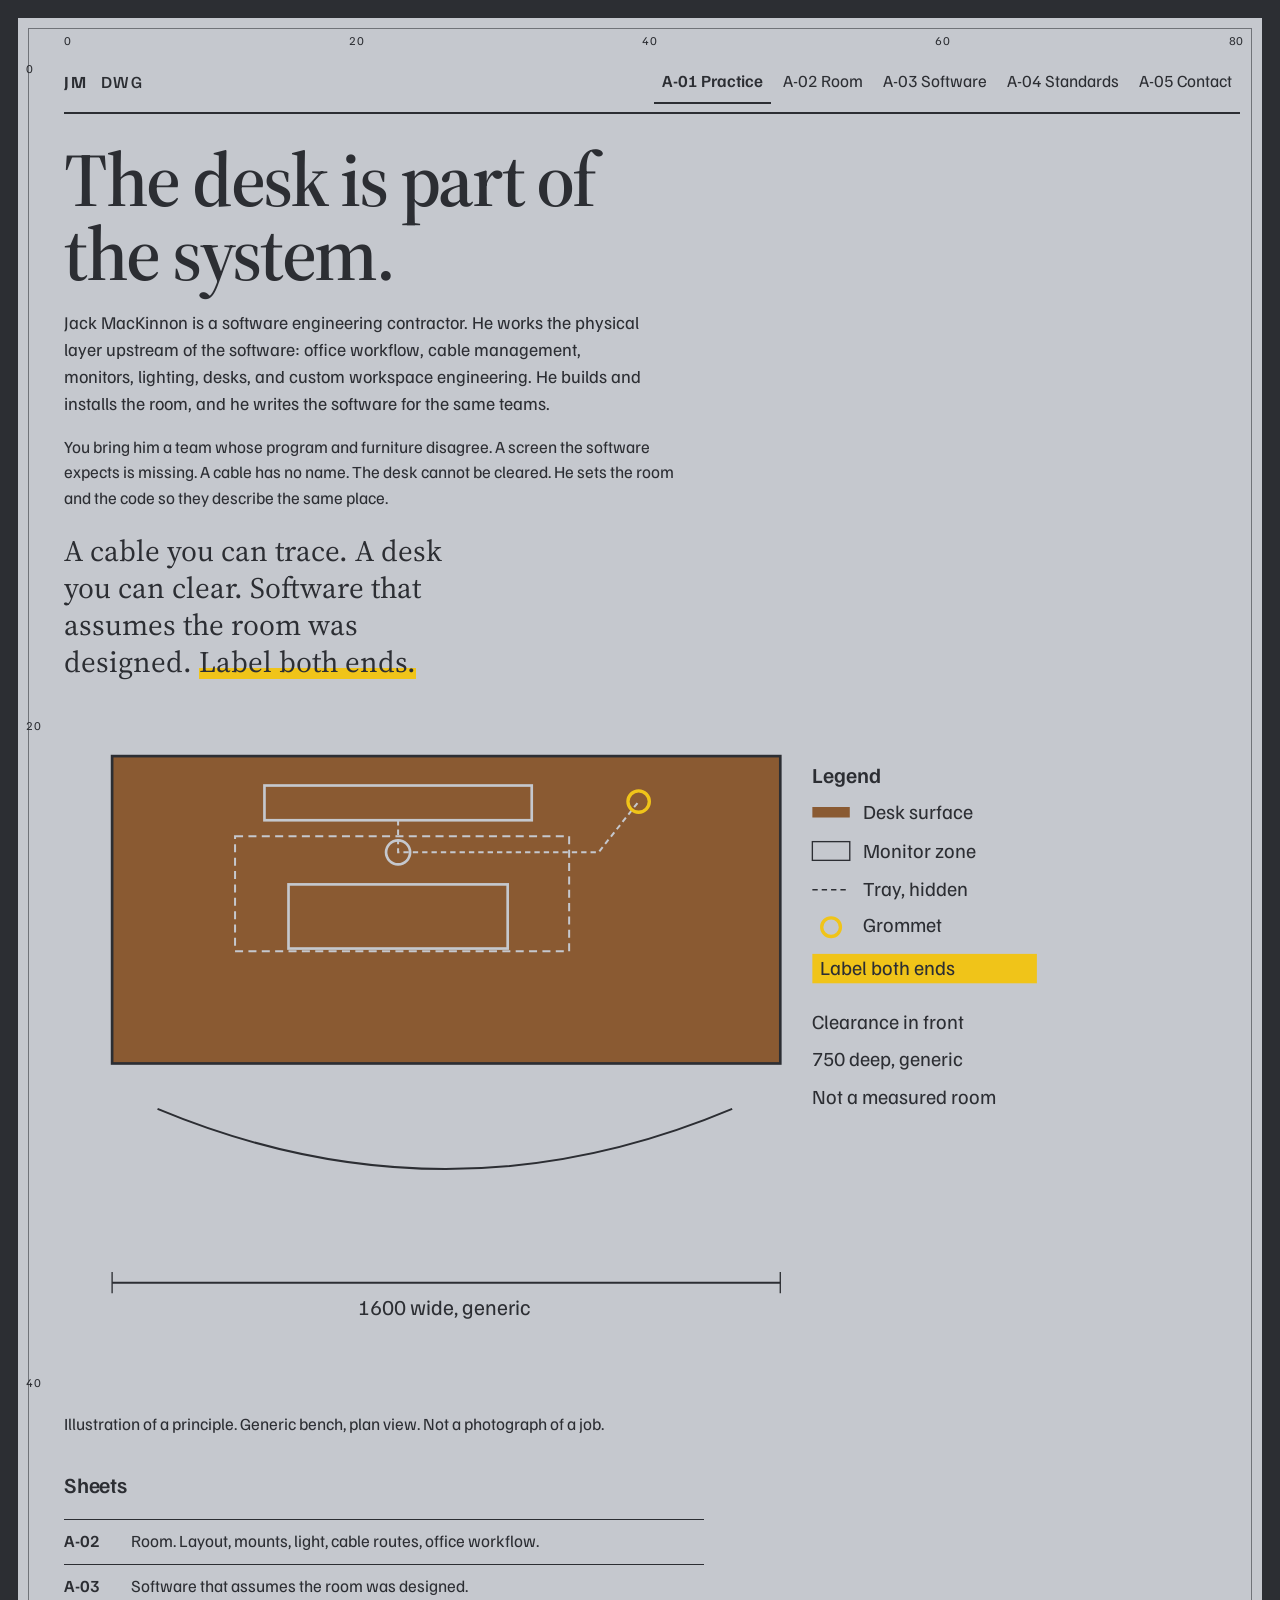
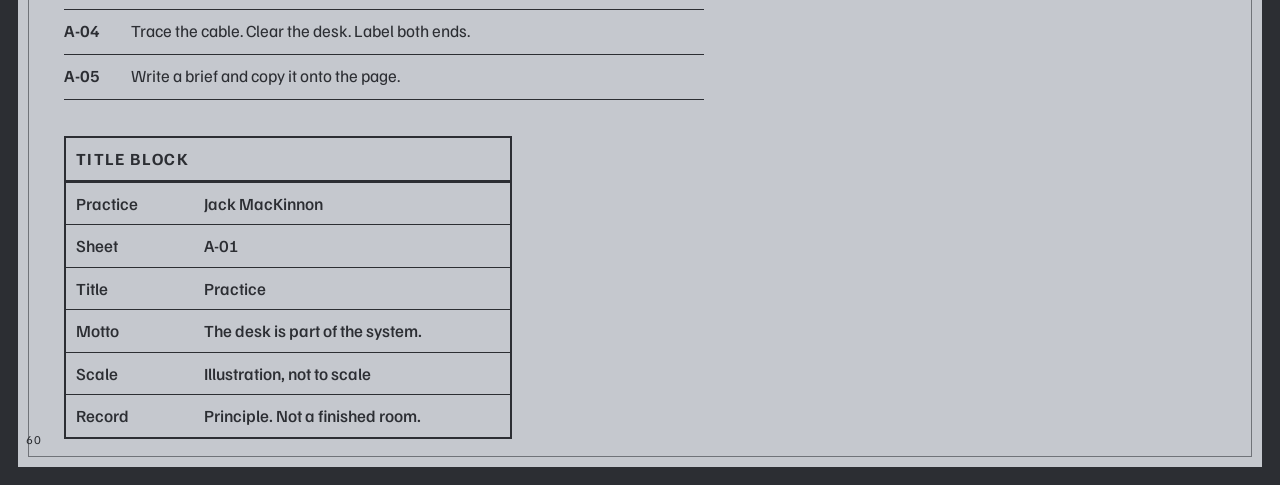
<file: index.html>
<!DOCTYPE html>
<html lang="en">
<head>
  <meta charset="utf-8">
  <meta name="viewport" content="width=device-width, initial-scale=1">
  <title>Practice | Jack MacKinnon</title>
  <meta name="description" content="Jack MacKinnon builds the room and writes the software. The desk is part of the system.">
  <link rel="icon" href="favicon.svg" type="image/svg+xml">
  <link rel="preconnect" href="https://fonts.googleapis.com">
  <link rel="preconnect" href="https://fonts.gstatic.com" crossorigin>
  <link href="https://fonts.googleapis.com/css2?family=Familjen+Grotesk:ital,wght@0,400..700;1,400..700&family=Source+Serif+4:ital,opsz,wght@0,8..60,400;0,8..60,600;1,8..60,400&display=swap" rel="stylesheet">
  <link rel="stylesheet" href="css/sheet.css">
</head>
<body>
  <a class="skip" href="#content">Skip to sheet</a>
  <div class="board">
    <article class="sheet">
      <p class="ruler-x" aria-hidden="true"><span>0</span><span>20</span><span>40</span><span>60</span><span>80</span></p>
      <p class="ruler-y" aria-hidden="true"><span>0</span><span>20</span><span>40</span><span>60</span></p>
      <header class="sheet-head">
        <p class="mark">JM <span>Dwg</span></p>
        <button type="button" class="nav-toggle" data-nav-toggle aria-controls="sheet-nav" hidden>Sheets</button>
        <nav id="sheet-nav" class="sheet-nav" data-nav aria-label="Sheets">
          <a href="index.html" aria-current="page">A-01 Practice</a>
          <a href="room.html">A-02 Room</a>
          <a href="software.html">A-03 Software</a>
          <a href="standards.html">A-04 Standards</a>
          <a href="contact.html">A-05 Contact</a>
        </nav>
      </header>
      <main id="content">
        <h1>The desk is part of the system.</h1>
        <p class="standfirst">Jack MacKinnon is a software engineering contractor. He works the physical layer upstream of the software: office workflow, cable management, monitors, lighting, desks, and custom workspace engineering. He builds and installs the room, and he writes the software for the same teams.</p>
        <p>You bring him a team whose program and furniture disagree. A screen the software expects is missing. A cable has no name. The desk cannot be cleared. He sets the room and the code so they describe the same place.</p>
        <blockquote class="pull">A cable you can trace. A desk you can clear. Software that assumes the room was designed. <span class="pencil">Label both ends.</span></blockquote>
        <figure class="figure-block">
          <svg class="plan" viewBox="0 0 880 520" role="img" aria-labelledby="plan-title plan-desc">
            <title id="plan-title">Generic bench, plan view</title>
            <desc id="plan-desc">Illustration of a principle. An oak desktop in plan, with a monitor zone, a dashed tray, a cable to a grommet, and clearance in front. Not a photograph and not a record of a finished room.</desc>
            <rect x="36" y="36" width="500" height="230" fill="#8a5a32" stroke="#2c2e33" stroke-width="2"/>
            <rect x="150" y="58" width="200" height="26" fill="none" stroke="#c5c8ce" stroke-width="2"/>
            <circle cx="250" cy="108" r="9" fill="none" stroke="#c5c8ce" stroke-width="2"/>
            <rect x="168" y="132" width="164" height="48" fill="none" stroke="#c5c8ce" stroke-width="2"/>
            <rect x="128" y="96" width="250" height="86" fill="none" stroke="#c5c8ce" stroke-width="1.5" stroke-dasharray="6 4"/>
            <path d="M250 84 L250 108 L400 108 L430 70" fill="none" stroke="#c5c8ce" stroke-width="1.5" stroke-dasharray="4 3"/>
            <circle cx="430" cy="70" r="8" fill="none" stroke="#f0c419" stroke-width="2.5"/>
            <path d="M70 300 Q286 390 500 300" fill="none" stroke="#2c2e33" stroke-width="1.5"/>
            <line x1="36" y1="430" x2="536" y2="430" stroke="#2c2e33" stroke-width="1.5"/>
            <line x1="36" y1="422" x2="36" y2="438" stroke="#2c2e33"/>
            <line x1="536" y1="422" x2="536" y2="438" stroke="#2c2e33"/>
            <text x="220" y="454" fill="#2c2e33" font-family="Familjen Grotesk, sans-serif" font-size="16">1600 wide, generic</text>
            <text x="560" y="56" fill="#2c2e33" font-family="Familjen Grotesk, sans-serif" font-size="16" font-weight="600">Legend</text>
            <line x1="560" y1="78" x2="588" y2="78" stroke="#8a5a32" stroke-width="8"/>
            <text x="598" y="83" fill="#2c2e33" font-family="Familjen Grotesk, sans-serif" font-size="15">Desk surface</text>
            <rect x="560" y="100" width="28" height="14" fill="none" stroke="#2c2e33"/>
            <text x="598" y="112" fill="#2c2e33" font-family="Familjen Grotesk, sans-serif" font-size="15">Monitor zone</text>
            <line x1="560" y1="136" x2="588" y2="136" stroke="#2c2e33" stroke-dasharray="4 3"/>
            <text x="598" y="141" fill="#2c2e33" font-family="Familjen Grotesk, sans-serif" font-size="15">Tray, hidden</text>
            <circle cx="574" cy="164" r="7" fill="none" stroke="#f0c419" stroke-width="2.5"/>
            <text x="598" y="168" fill="#2c2e33" font-family="Familjen Grotesk, sans-serif" font-size="15">Grommet</text>
            <rect x="560" y="184" width="168" height="22" fill="#f0c419"/>
            <text x="566" y="200" fill="#2c2e33" font-family="Familjen Grotesk, sans-serif" font-size="15">Label both ends</text>
            <text x="560" y="240" fill="#2c2e33" font-family="Familjen Grotesk, sans-serif" font-size="15">Clearance in front</text>
            <text x="560" y="268" fill="#2c2e33" font-family="Familjen Grotesk, sans-serif" font-size="15">750 deep, generic</text>
            <text x="560" y="296" fill="#2c2e33" font-family="Familjen Grotesk, sans-serif" font-size="15">Not a measured room</text>
          </svg>
          <figcaption>Illustration of a principle. Generic bench, plan view. Not a photograph of a job.</figcaption>
        </figure>
        <h2>Sheets</h2>
        <ul class="sheet-index">
          <li><a href="room.html"><span class="num">A-02</span><span>Room. Layout, mounts, light, cable routes, office workflow.</span></a></li>
          <li><a href="software.html"><span class="num">A-03</span><span>Software that assumes the room was designed.</span></a></li>
          <li><a href="standards.html"><span class="num">A-04</span><span>Trace the cable. Clear the desk. Label both ends.</span></a></li>
          <li><a href="contact.html"><span class="num">A-05</span><span>Write a brief and copy it onto the page.</span></a></li>
        </ul>
      </main>
      <footer class="title-block">
        <table>
          <caption>Title block</caption>
          <tbody>
            <tr><th scope="row">Practice</th><td>Jack MacKinnon</td></tr>
            <tr><th scope="row">Sheet</th><td>A-01</td></tr>
            <tr><th scope="row">Title</th><td>Practice</td></tr>
            <tr><th scope="row">Motto</th><td>The desk is part of the system.</td></tr>
            <tr><th scope="row">Scale</th><td>Illustration, not to scale</td></tr>
            <tr><th scope="row">Record</th><td>Principle. Not a finished room.</td></tr>
          </tbody>
        </table>
      </footer>
    </article>
  </div>
  <script src="js/site.js"></script>
</body>
</html>
</file>
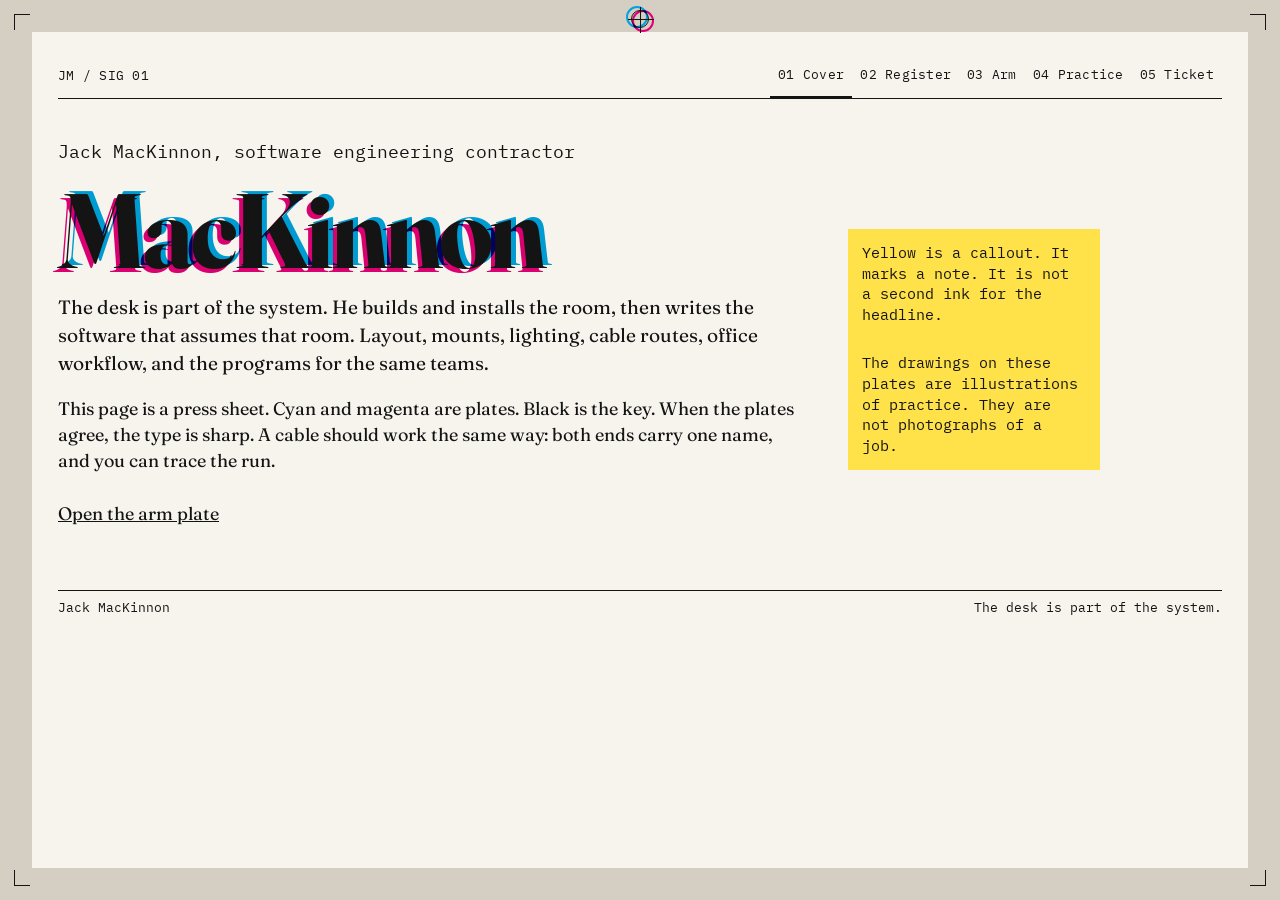
<file: acid/index.html>
<!DOCTYPE html>
<html lang="en">
<head>
  <meta charset="utf-8">
  <meta name="viewport" content="width=device-width, initial-scale=1">
  <title>Cover | Jack MacKinnon</title>
  <meta name="description" content="Jack MacKinnon builds the room and writes the software. The desk is part of the system.">
  <link rel="icon" href="favicon.svg" type="image/svg+xml">
  <link rel="preconnect" href="https://fonts.googleapis.com">
  <link rel="preconnect" href="https://fonts.gstatic.com" crossorigin>
  <link href="https://fonts.googleapis.com/css2?family=Fraunces:ital,opsz,wght@0,9..144,560;0,9..144,700;1,9..144,560&family=IBM+Plex+Mono:wght@400;500&display=swap" rel="stylesheet">
  <link rel="stylesheet" href="css/press.css">
</head>
<body>
  <a class="skip" href="#content">Skip to the form</a>
  <div class="table">
    <div class="signature">
      <div class="crop tl" aria-hidden="true"></div>
      <div class="crop tr" aria-hidden="true"></div>
      <div class="crop bl" aria-hidden="true"></div>
      <div class="crop br" aria-hidden="true"></div>
      <div class="regmark" aria-hidden="true"><span class="c"></span><span class="m"></span></div>
      <header class="run">
        <p class="sig">JM / SIG 01</p>
        <button type="button" class="nav-toggle" data-nav-toggle aria-controls="plate-nav" hidden>Plates</button>
        <nav id="plate-nav" class="plates" data-nav aria-label="Plates">
          <a href="index.html" aria-current="page">01 Cover</a>
          <a href="register.html">02 Register</a>
          <a href="arm.html">03 Arm</a>
          <a href="practice.html">04 Practice</a>
          <a href="contact.html">05 Ticket</a>
        </nav>
      </header>
      <main id="content">
        <div class="spread">
          <div>
            <p class="mono">Jack MacKinnon, software engineering contractor</p>
            <h1 class="reg">
              <span class="c" aria-hidden="true">MacKinnon</span>
              <span class="m" aria-hidden="true">MacKinnon</span>
              <span class="k">MacKinnon</span>
            </h1>
            <p class="lede">The desk is part of the system. He builds and installs the room, then writes the software that assumes that room. Layout, mounts, lighting, cable routes, office workflow, and the programs for the same teams.</p>
            <p>This page is a press sheet. Cyan and magenta are plates. Black is the key. When the plates agree, the type is sharp. A cable should work the same way: both ends carry one name, and you can trace the run.</p>
            <p><a href="arm.html">Open the arm plate</a></p>
          </div>
          <aside class="side">
            <p class="callout">Yellow is a callout. It marks a note. It is not a second ink for the headline.</p>
            <p class="callout">The drawings on these plates are illustrations of practice. They are not photographs of a job.</p>
          </aside>
        </div>
        <footer class="colophon">
          <span>Jack MacKinnon</span>
          <span>The desk is part of the system.</span>
        </footer>
      </main>
    </div>
  </div>
  <script src="js/site.js"></script>
</body>
</html>
</file>
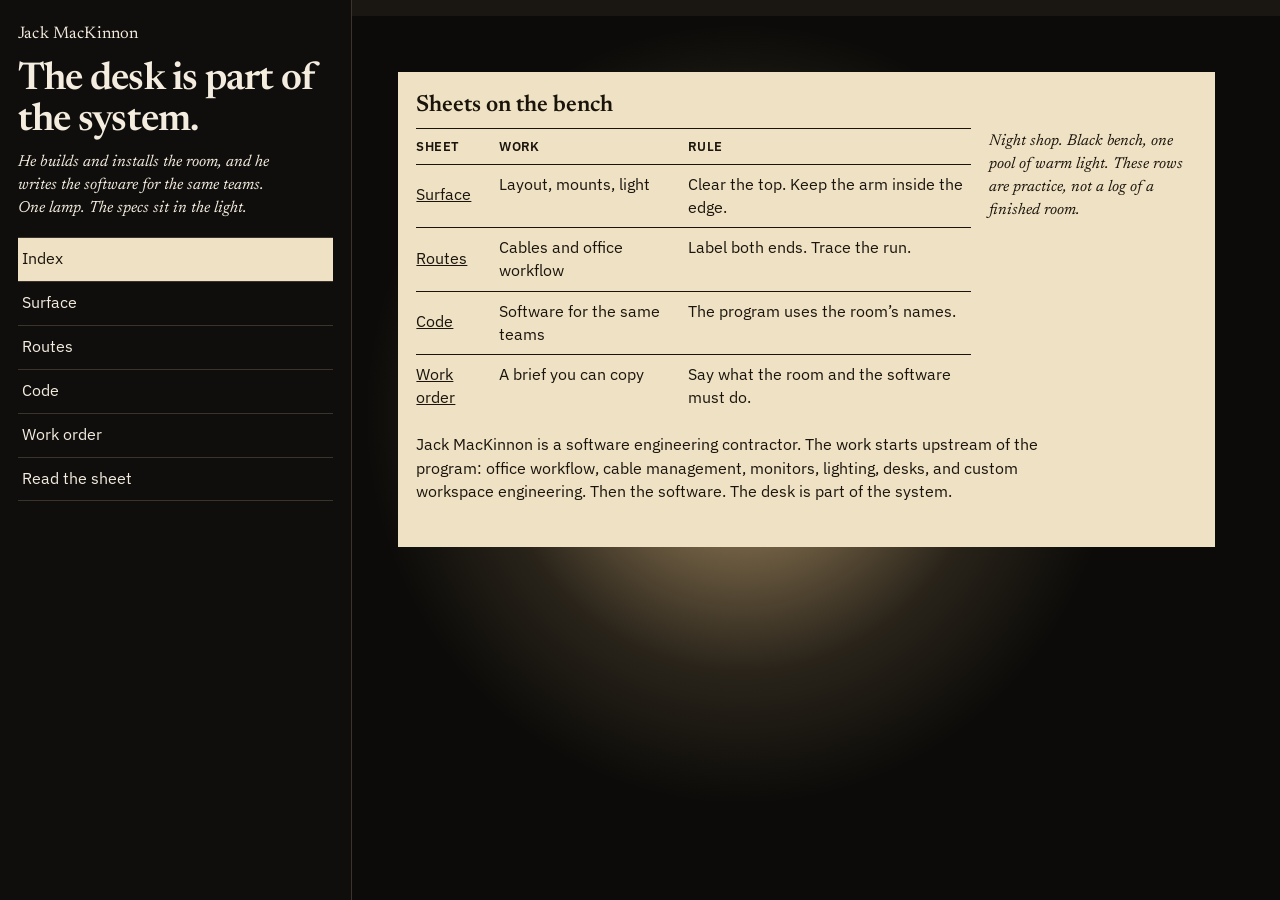
<file: folio/index.html>
<!DOCTYPE html>
<html lang="en">
<head>
  <meta charset="utf-8">
  <meta name="viewport" content="width=device-width, initial-scale=1">
  <title>Bench | Jack MacKinnon</title>
  <meta name="description" content="Jack MacKinnon builds the room and writes the software. The desk is part of the system.">
  <link rel="icon" href="favicon.svg" type="image/svg+xml">
  <link rel="preconnect" href="https://fonts.googleapis.com">
  <link rel="preconnect" href="https://fonts.gstatic.com" crossorigin>
  <link href="https://fonts.googleapis.com/css2?family=IBM+Plex+Sans:ital,wght@0,400;0,600;1,400&family=Newsreader:ital,opsz,wght@0,6..72,500;0,6..72,600;1,6..72,500&display=swap" rel="stylesheet">
  <link rel="stylesheet" href="css/shop.css">
</head>
<body>
  <a class="skip" href="#bench">Skip to the bench</a>
  <div class="shop">
    <header class="rail">
      <p class="who">Jack MacKinnon</p>
      <h1>The desk is part of the system.</h1>
      <p class="motto">He builds and installs the room, and he writes the software for the same teams. One lamp. The specs sit in the light.</p>
      <nav aria-label="Bench">
        <a href="index.html" aria-current="page">Index</a>
        <a href="bench.html">Surface</a>
        <a href="routes.html">Routes</a>
        <a href="code.html">Code</a>
        <a href="contact.html">Work order</a>
      </nav>
      <a class="to-bench" href="#bench">Read the sheet</a>
    </header>
    <main id="bench" class="floor">
      <article class="lit">
        <div class="with-note">
          <table class="spec">
            <caption>Sheets on the bench</caption>
            <thead>
              <tr><th>Sheet</th><th>Work</th><th>Rule</th></tr>
            </thead>
            <tbody>
              <tr>
                <td data-label="Sheet"><a href="bench.html">Surface</a></td>
                <td data-label="Work">Layout, mounts, light</td>
                <td data-label="Rule">Clear the top. Keep the arm inside the edge.</td>
              </tr>
              <tr>
                <td data-label="Sheet"><a href="routes.html">Routes</a></td>
                <td data-label="Work">Cables and office workflow</td>
                <td data-label="Rule">Label both ends. Trace the run.</td>
              </tr>
              <tr>
                <td data-label="Sheet"><a href="code.html">Code</a></td>
                <td data-label="Work">Software for the same teams</td>
                <td data-label="Rule">The program uses the room’s names.</td>
              </tr>
              <tr>
                <td data-label="Sheet"><a href="contact.html">Work order</a></td>
                <td data-label="Work">A brief you can copy</td>
                <td data-label="Rule">Say what the room and the software must do.</td>
              </tr>
            </tbody>
          </table>
          <p class="margin-note">Night shop. Black bench, one pool of warm light. These rows are practice, not a log of a finished room.</p>
        </div>
        <p>Jack MacKinnon is a software engineering contractor. The work starts upstream of the program: office workflow, cable management, monitors, lighting, desks, and custom workspace engineering. Then the software. The desk is part of the system.</p>
      </article>
    </main>
  </div>
  <script src="js/site.js"></script>
</body>
</html>
</file>
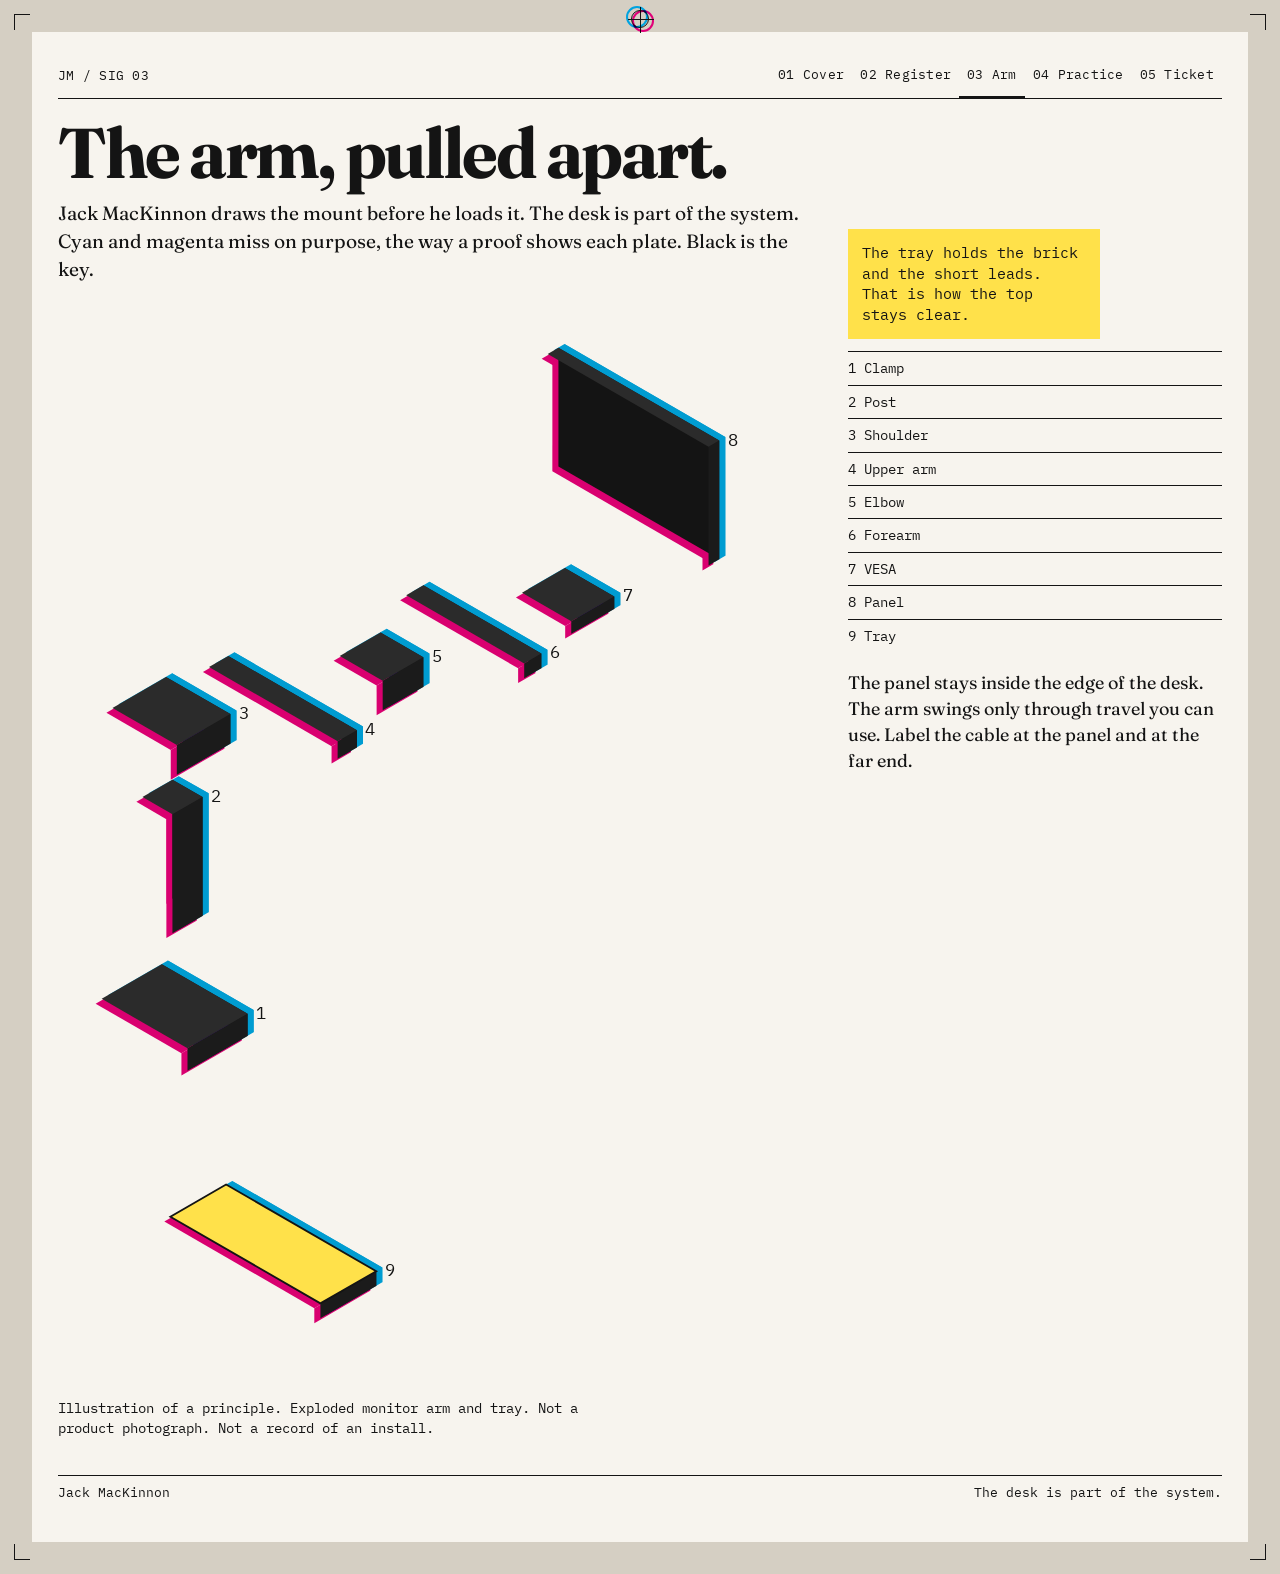
<file: arm.html>
<!DOCTYPE html>
<html lang="en">
<head>
  <meta charset="utf-8">
  <meta name="viewport" content="width=device-width, initial-scale=1">
  <title>Arm | Jack MacKinnon</title>
  <meta name="description" content="An exploded illustration of a monitor arm and tray. Jack MacKinnon. The desk is part of the system.">
  <link rel="icon" href="favicon.svg" type="image/svg+xml">
  <link rel="preconnect" href="https://fonts.googleapis.com">
  <link rel="preconnect" href="https://fonts.gstatic.com" crossorigin>
  <link href="https://fonts.googleapis.com/css2?family=Fraunces:ital,opsz,wght@0,9..144,560;0,9..144,700;1,9..144,560&family=IBM+Plex+Mono:wght@400;500&display=swap" rel="stylesheet">
  <link rel="stylesheet" href="css/press.css">
</head>
<body>
  <a class="skip" href="#content">Skip to the form</a>
  <div class="table">
    <div class="signature">
      <div class="crop tl" aria-hidden="true"></div>
      <div class="crop tr" aria-hidden="true"></div>
      <div class="crop bl" aria-hidden="true"></div>
      <div class="crop br" aria-hidden="true"></div>
      <div class="regmark" aria-hidden="true"><span class="c"></span><span class="m"></span></div>
      <header class="run">
        <p class="sig">JM / SIG 03</p>
        <button type="button" class="nav-toggle" data-nav-toggle aria-controls="plate-nav" hidden>Plates</button>
        <nav id="plate-nav" class="plates" data-nav aria-label="Plates">
          <a href="index.html">01 Cover</a>
          <a href="register.html">02 Register</a>
          <a href="arm.html" aria-current="page">03 Arm</a>
          <a href="practice.html">04 Practice</a>
          <a href="contact.html">05 Ticket</a>
        </nav>
      </header>
      <main id="content">
        <div class="spread">
          <div>
            <h1>The arm, pulled apart.</h1>
            <p class="lede">Jack MacKinnon draws the mount before he loads it. The desk is part of the system. Cyan and magenta miss on purpose, the way a proof shows each plate. Black is the key.</p>
            <figure class="figure-block">
              <svg class="exploded" viewBox="0 0 621 896" role="img" aria-labelledby="arm-title arm-desc">
<title id="arm-title">Exploded monitor arm and tray</title>
<desc id="arm-desc">Illustration of a principle. An exploded isometric of a clamp, post, joints, arm, VESA plate, panel, and a separate tray, drawn as offset cyan and magenta plates. Not a product photograph and not a record of an install.</desc>
<g class="plate-c" transform="translate(5,-3)">
<polygon points="85.5,562.3 156.2,603.1 156.2,584.7 85.5,543.9" fill="#00a3e0"/>
<polygon points="156.2,603.1 106.7,631.7 106.7,613.3 156.2,584.7" fill="#00a3e0"/>
<polygon points="85.5,543.9 156.2,584.7 106.7,613.3 36.0,572.5" fill="#00a3e0"/>
<polygon points="94.3,489.9 119.1,504.2 119.1,406.2 94.3,392.0" fill="#00a3e0"/>
<polygon points="119.1,504.2 94.3,518.4 94.3,420.5 119.1,406.2" fill="#00a3e0"/>
<polygon points="94.3,392.0 119.1,406.2 94.3,420.5 69.6,406.2" fill="#00a3e0"/>
<polygon points="89.0,331.8 142.0,362.4 142.0,337.9 89.0,307.3" fill="#00a3e0"/>
<polygon points="142.0,362.4 97.9,387.9 97.9,363.4 142.0,337.9" fill="#00a3e0"/>
<polygon points="89.0,307.3 142.0,337.9 97.9,363.4 44.9,332.8" fill="#00a3e0"/>
<polygon points="140.3,304.2 246.3,365.4 246.3,351.2 140.3,290.0" fill="#00a3e0"/>
<polygon points="246.3,365.4 230.4,374.6 230.4,360.3 246.3,351.2" fill="#00a3e0"/>
<polygon points="140.3,290.0 246.3,351.2 230.4,360.3 124.4,299.1" fill="#00a3e0"/>
<polygon points="265.7,295.1 301.0,315.5 301.0,291.0 265.7,270.6" fill="#00a3e0"/>
<polygon points="301.0,315.5 267.5,334.8 267.5,310.4 301.0,291.0" fill="#00a3e0"/>
<polygon points="265.7,270.6 301.0,291.0 267.5,310.4 232.1,290.0" fill="#00a3e0"/>
<polygon points="301.0,244.1 398.2,300.2 398.2,287.9 301.0,231.8" fill="#00a3e0"/>
<polygon points="398.2,300.2 384.1,308.3 384.1,296.1 398.2,287.9" fill="#00a3e0"/>
<polygon points="301.0,231.8 398.2,287.9 384.1,296.1 286.9,240.0" fill="#00a3e0"/>
<polygon points="417.6,227.7 458.3,251.2 458.3,241.0 417.6,217.5" fill="#00a3e0"/>
<polygon points="458.3,251.2 422.9,271.6 422.9,261.4 458.3,241.0" fill="#00a3e0"/>
<polygon points="417.6,217.5 458.3,241.0 422.9,261.4 382.3,237.9" fill="#00a3e0"/>
<polygon points="412.3,133.9 544.8,210.4 544.8,112.5 412.3,36.0" fill="#00a3e0"/>
<polygon points="544.8,210.4 536.0,215.5 536.0,117.6 544.8,112.5" fill="#00a3e0"/>
<polygon points="412.3,36.0 544.8,112.5 536.0,117.6 403.5,41.1" fill="#00a3e0"/>
<polygon points="138.5,737.7 262.2,809.1 262.2,796.9 138.5,725.5" fill="#00a3e0"/>
<polygon points="262.2,809.1 216.2,835.7 216.2,823.4 262.2,796.9" fill="#00a3e0"/>
<polygon points="138.5,725.5 262.2,796.9 216.2,823.4 92.6,752.0" fill="#00a3e0"/>
</g>
<g class="plate-m" transform="translate(-5,4)">
<polygon points="85.5,562.3 156.2,603.1 156.2,584.7 85.5,543.9" fill="#e00078"/>
<polygon points="156.2,603.1 106.7,631.7 106.7,613.3 156.2,584.7" fill="#e00078"/>
<polygon points="85.5,543.9 156.2,584.7 106.7,613.3 36.0,572.5" fill="#e00078"/>
<polygon points="94.3,489.9 119.1,504.2 119.1,406.2 94.3,392.0" fill="#e00078"/>
<polygon points="119.1,504.2 94.3,518.4 94.3,420.5 119.1,406.2" fill="#e00078"/>
<polygon points="94.3,392.0 119.1,406.2 94.3,420.5 69.6,406.2" fill="#e00078"/>
<polygon points="89.0,331.8 142.0,362.4 142.0,337.9 89.0,307.3" fill="#e00078"/>
<polygon points="142.0,362.4 97.9,387.9 97.9,363.4 142.0,337.9" fill="#e00078"/>
<polygon points="89.0,307.3 142.0,337.9 97.9,363.4 44.9,332.8" fill="#e00078"/>
<polygon points="140.3,304.2 246.3,365.4 246.3,351.2 140.3,290.0" fill="#e00078"/>
<polygon points="246.3,365.4 230.4,374.6 230.4,360.3 246.3,351.2" fill="#e00078"/>
<polygon points="140.3,290.0 246.3,351.2 230.4,360.3 124.4,299.1" fill="#e00078"/>
<polygon points="265.7,295.1 301.0,315.5 301.0,291.0 265.7,270.6" fill="#e00078"/>
<polygon points="301.0,315.5 267.5,334.8 267.5,310.4 301.0,291.0" fill="#e00078"/>
<polygon points="265.7,270.6 301.0,291.0 267.5,310.4 232.1,290.0" fill="#e00078"/>
<polygon points="301.0,244.1 398.2,300.2 398.2,287.9 301.0,231.8" fill="#e00078"/>
<polygon points="398.2,300.2 384.1,308.3 384.1,296.1 398.2,287.9" fill="#e00078"/>
<polygon points="301.0,231.8 398.2,287.9 384.1,296.1 286.9,240.0" fill="#e00078"/>
<polygon points="417.6,227.7 458.3,251.2 458.3,241.0 417.6,217.5" fill="#e00078"/>
<polygon points="458.3,251.2 422.9,271.6 422.9,261.4 458.3,241.0" fill="#e00078"/>
<polygon points="417.6,217.5 458.3,241.0 422.9,261.4 382.3,237.9" fill="#e00078"/>
<polygon points="412.3,133.9 544.8,210.4 544.8,112.5 412.3,36.0" fill="#e00078"/>
<polygon points="544.8,210.4 536.0,215.5 536.0,117.6 544.8,112.5" fill="#e00078"/>
<polygon points="412.3,36.0 544.8,112.5 536.0,117.6 403.5,41.1" fill="#e00078"/>
<polygon points="138.5,737.7 262.2,809.1 262.2,796.9 138.5,725.5" fill="#e00078"/>
<polygon points="262.2,809.1 216.2,835.7 216.2,823.4 262.2,796.9" fill="#e00078"/>
<polygon points="138.5,725.5 262.2,796.9 216.2,823.4 92.6,752.0" fill="#e00078"/>
</g>
<g class="plate-k">
<polygon points="85.5,562.3 156.2,603.1 156.2,584.7 85.5,543.9" fill="#141414"/>
<polygon points="156.2,603.1 106.7,631.7 106.7,613.3 156.2,584.7" fill="#1b1b1b"/>
<polygon points="85.5,543.9 156.2,584.7 106.7,613.3 36.0,572.5" fill="#2b2b2b"/>
<polygon points="94.3,489.9 119.1,504.2 119.1,406.2 94.3,392.0" fill="#141414"/>
<polygon points="119.1,504.2 94.3,518.4 94.3,420.5 119.1,406.2" fill="#1b1b1b"/>
<polygon points="94.3,392.0 119.1,406.2 94.3,420.5 69.6,406.2" fill="#2b2b2b"/>
<polygon points="89.0,331.8 142.0,362.4 142.0,337.9 89.0,307.3" fill="#141414"/>
<polygon points="142.0,362.4 97.9,387.9 97.9,363.4 142.0,337.9" fill="#1b1b1b"/>
<polygon points="89.0,307.3 142.0,337.9 97.9,363.4 44.9,332.8" fill="#2b2b2b"/>
<polygon points="140.3,304.2 246.3,365.4 246.3,351.2 140.3,290.0" fill="#141414"/>
<polygon points="246.3,365.4 230.4,374.6 230.4,360.3 246.3,351.2" fill="#1b1b1b"/>
<polygon points="140.3,290.0 246.3,351.2 230.4,360.3 124.4,299.1" fill="#2b2b2b"/>
<polygon points="265.7,295.1 301.0,315.5 301.0,291.0 265.7,270.6" fill="#141414"/>
<polygon points="301.0,315.5 267.5,334.8 267.5,310.4 301.0,291.0" fill="#1b1b1b"/>
<polygon points="265.7,270.6 301.0,291.0 267.5,310.4 232.1,290.0" fill="#2b2b2b"/>
<polygon points="301.0,244.1 398.2,300.2 398.2,287.9 301.0,231.8" fill="#141414"/>
<polygon points="398.2,300.2 384.1,308.3 384.1,296.1 398.2,287.9" fill="#1b1b1b"/>
<polygon points="301.0,231.8 398.2,287.9 384.1,296.1 286.9,240.0" fill="#2b2b2b"/>
<polygon points="417.6,227.7 458.3,251.2 458.3,241.0 417.6,217.5" fill="#141414"/>
<polygon points="458.3,251.2 422.9,271.6 422.9,261.4 458.3,241.0" fill="#1b1b1b"/>
<polygon points="417.6,217.5 458.3,241.0 422.9,261.4 382.3,237.9" fill="#2b2b2b"/>
<polygon points="412.3,133.9 544.8,210.4 544.8,112.5 412.3,36.0" fill="#141414"/>
<polygon points="544.8,210.4 536.0,215.5 536.0,117.6 544.8,112.5" fill="#1b1b1b"/>
<polygon points="412.3,36.0 544.8,112.5 536.0,117.6 403.5,41.1" fill="#2b2b2b"/>
<polygon points="138.5,737.7 262.2,809.1 262.2,796.9 138.5,725.5" fill="#141414"/>
<polygon points="262.2,809.1 216.2,835.7 216.2,823.4 262.2,796.9" fill="#1b1b1b"/>
<polygon points="138.5,725.5 262.2,796.9 216.2,823.4 92.6,752.0" fill="#ffe14a" stroke="#141414" stroke-width="1.5"/>
</g>
<text x="163.2" y="588.8" fill="#141414" font-family="IBM Plex Mono, ui-monospace, monospace" font-size="14">1</text><text x="126.1" y="410.3" fill="#141414" font-family="IBM Plex Mono, ui-monospace, monospace" font-size="14">2</text><text x="149.1" y="342.0" fill="#141414" font-family="IBM Plex Mono, ui-monospace, monospace" font-size="14">3</text><text x="253.3" y="355.3" fill="#141414" font-family="IBM Plex Mono, ui-monospace, monospace" font-size="14">4</text><text x="308.1" y="295.1" fill="#141414" font-family="IBM Plex Mono, ui-monospace, monospace" font-size="14">5</text><text x="405.2" y="292.0" fill="#141414" font-family="IBM Plex Mono, ui-monospace, monospace" font-size="14">6</text><text x="465.3" y="245.1" fill="#141414" font-family="IBM Plex Mono, ui-monospace, monospace" font-size="14">7</text><text x="551.9" y="116.6" fill="#141414" font-family="IBM Plex Mono, ui-monospace, monospace" font-size="14">8</text><text x="269.2" y="801.0" fill="#141414" font-family="IBM Plex Mono, ui-monospace, monospace" font-size="14">9</text>
</svg>
              <figcaption>Illustration of a principle. Exploded monitor arm and tray. Not a product photograph. Not a record of an install.</figcaption>
            </figure>
          </div>
          <aside class="side">
            <p class="callout">The tray holds the brick and the short leads. That is how the top stays clear.</p>
            <ul class="parts">
              <li>1 Clamp</li>
              <li>2 Post</li>
              <li>3 Shoulder</li>
              <li>4 Upper arm</li>
              <li>5 Elbow</li>
              <li>6 Forearm</li>
              <li>7 VESA</li>
              <li>8 Panel</li>
              <li>9 Tray</li>
            </ul>
            <p>The panel stays inside the edge of the desk. The arm swings only through travel you can use. Label the cable at the panel and at the far end.</p>
          </aside>
        </div>
        <footer class="colophon">
          <span>Jack MacKinnon</span>
          <span>The desk is part of the system.</span>
        </footer>
      </main>
    </div>
  </div>
  <script src="js/site.js"></script>
</body>
</html>
</file>
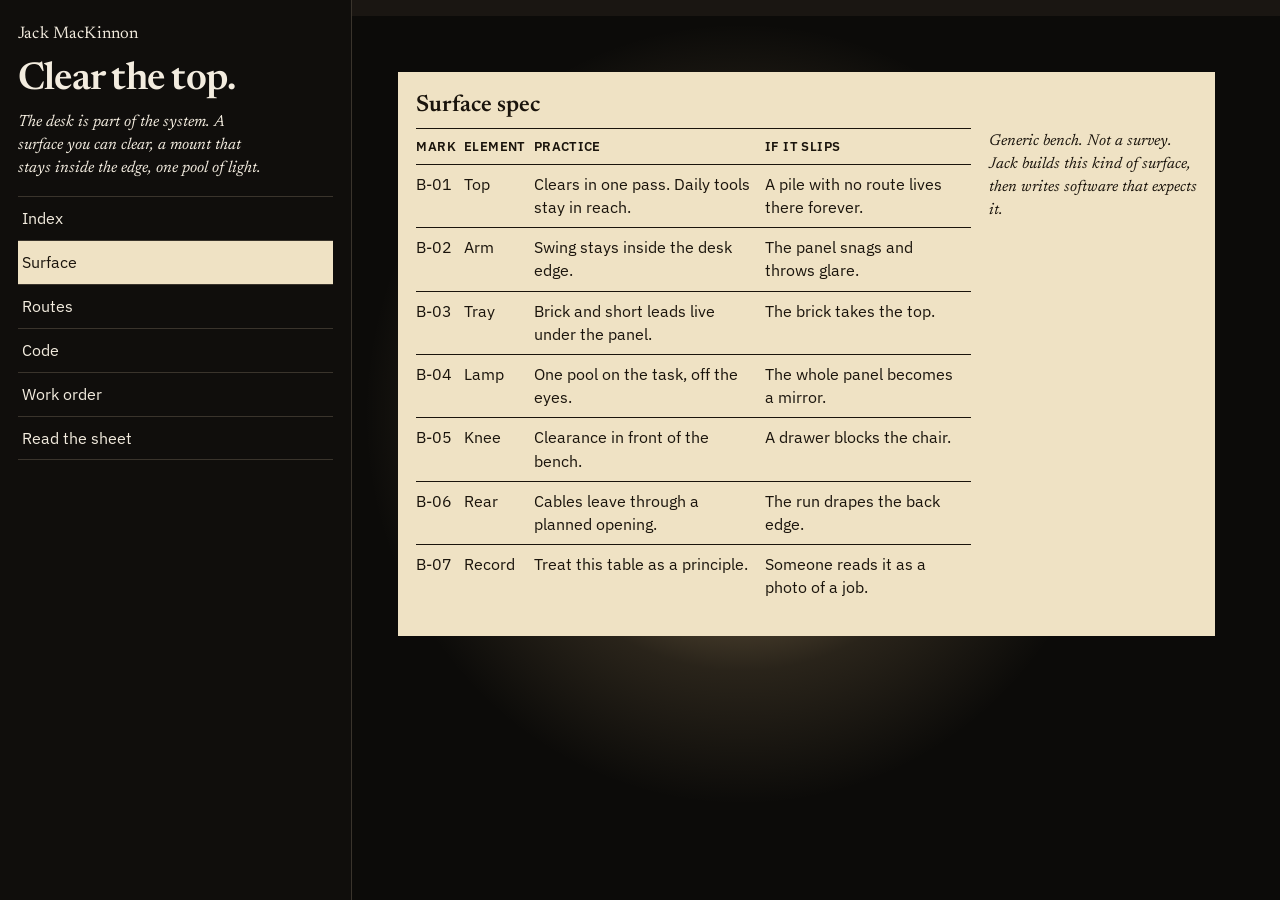
<file: bench.html>
<!DOCTYPE html>
<html lang="en">
<head>
  <meta charset="utf-8">
  <meta name="viewport" content="width=device-width, initial-scale=1">
  <title>Surface | Jack MacKinnon</title>
  <meta name="description" content="Bench surface, mounts, and light. Jack MacKinnon. The desk is part of the system.">
  <link rel="icon" href="favicon.svg" type="image/svg+xml">
  <link rel="preconnect" href="https://fonts.googleapis.com">
  <link rel="preconnect" href="https://fonts.gstatic.com" crossorigin>
  <link href="https://fonts.googleapis.com/css2?family=IBM+Plex+Sans:ital,wght@0,400;0,600;1,400&family=Newsreader:ital,opsz,wght@0,6..72,500;0,6..72,600;1,6..72,500&display=swap" rel="stylesheet">
  <link rel="stylesheet" href="css/shop.css">
</head>
<body>
  <a class="skip" href="#bench">Skip to the bench</a>
  <div class="shop">
    <header class="rail">
      <p class="who">Jack MacKinnon</p>
      <h1>Clear the top.</h1>
      <p class="motto">The desk is part of the system. A surface you can clear, a mount that stays inside the edge, one pool of light.</p>
      <nav aria-label="Bench">
        <a href="index.html">Index</a>
        <a href="bench.html" aria-current="page">Surface</a>
        <a href="routes.html">Routes</a>
        <a href="code.html">Code</a>
        <a href="contact.html">Work order</a>
      </nav>
      <a class="to-bench" href="#bench">Read the sheet</a>
    </header>
    <main id="bench" class="floor">
      <article class="lit">
        <div class="with-note">
          <table class="spec">
            <caption>Surface spec</caption>
            <thead>
              <tr><th>Mark</th><th>Element</th><th>Practice</th><th>If it slips</th></tr>
            </thead>
            <tbody>
              <tr>
                <td data-label="Mark">B-01</td>
                <td data-label="Element">Top</td>
                <td data-label="Practice">Clears in one pass. Daily tools stay in reach.</td>
                <td data-label="If it slips">A pile with no route lives there forever.</td>
              </tr>
              <tr>
                <td data-label="Mark">B-02</td>
                <td data-label="Element">Arm</td>
                <td data-label="Practice">Swing stays inside the desk edge.</td>
                <td data-label="If it slips">The panel snags and throws glare.</td>
              </tr>
              <tr>
                <td data-label="Mark">B-03</td>
                <td data-label="Element">Tray</td>
                <td data-label="Practice">Brick and short leads live under the panel.</td>
                <td data-label="If it slips">The brick takes the top.</td>
              </tr>
              <tr>
                <td data-label="Mark">B-04</td>
                <td data-label="Element">Lamp</td>
                <td data-label="Practice">One pool on the task, off the eyes.</td>
                <td data-label="If it slips">The whole panel becomes a mirror.</td>
              </tr>
              <tr>
                <td data-label="Mark">B-05</td>
                <td data-label="Element">Knee</td>
                <td data-label="Practice">Clearance in front of the bench.</td>
                <td data-label="If it slips">A drawer blocks the chair.</td>
              </tr>
              <tr>
                <td data-label="Mark">B-06</td>
                <td data-label="Element">Rear</td>
                <td data-label="Practice">Cables leave through a planned opening.</td>
                <td data-label="If it slips">The run drapes the back edge.</td>
              </tr>
              <tr>
                <td data-label="Mark">B-07</td>
                <td data-label="Element">Record</td>
                <td data-label="Practice">Treat this table as a principle.</td>
                <td data-label="If it slips">Someone reads it as a photo of a job.</td>
              </tr>
            </tbody>
          </table>
          <p class="margin-note">Generic bench. Not a survey. Jack builds this kind of surface, then writes software that expects it.</p>
        </div>
      </article>
    </main>
  </div>
  <script src="js/site.js"></script>
</body>
</html>
</file>
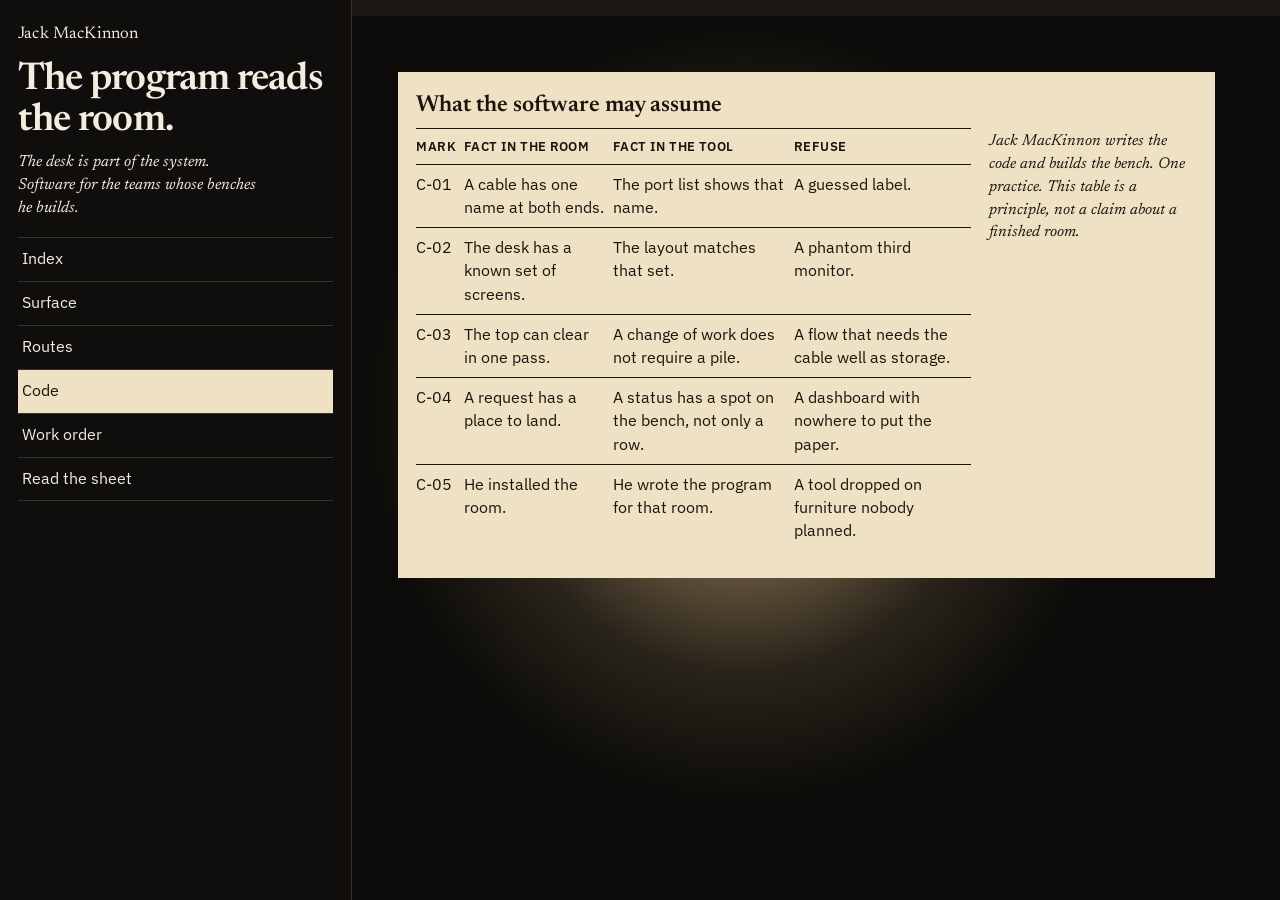
<file: code.html>
<!DOCTYPE html>
<html lang="en">
<head>
  <meta charset="utf-8">
  <meta name="viewport" content="width=device-width, initial-scale=1">
  <title>Code | Jack MacKinnon</title>
  <meta name="description" content="Software that assumes the room was designed. Jack MacKinnon. The desk is part of the system.">
  <link rel="icon" href="favicon.svg" type="image/svg+xml">
  <link rel="preconnect" href="https://fonts.googleapis.com">
  <link rel="preconnect" href="https://fonts.gstatic.com" crossorigin>
  <link href="https://fonts.googleapis.com/css2?family=IBM+Plex+Sans:ital,wght@0,400;0,600;1,400&family=Newsreader:ital,opsz,wght@0,6..72,500;0,6..72,600;1,6..72,500&display=swap" rel="stylesheet">
  <link rel="stylesheet" href="css/shop.css">
</head>
<body>
  <a class="skip" href="#bench">Skip to the bench</a>
  <div class="shop">
    <header class="rail">
      <p class="who">Jack MacKinnon</p>
      <h1>The program reads the room.</h1>
      <p class="motto">The desk is part of the system. Software for the teams whose benches he builds.</p>
      <nav aria-label="Bench">
        <a href="index.html">Index</a>
        <a href="bench.html">Surface</a>
        <a href="routes.html">Routes</a>
        <a href="code.html" aria-current="page">Code</a>
        <a href="contact.html">Work order</a>
      </nav>
      <a class="to-bench" href="#bench">Read the sheet</a>
    </header>
    <main id="bench" class="floor">
      <article class="lit">
        <div class="with-note">
          <table class="spec">
            <caption>What the software may assume</caption>
            <thead>
              <tr><th>Mark</th><th>Fact in the room</th><th>Fact in the tool</th><th>Refuse</th></tr>
            </thead>
            <tbody>
              <tr>
                <td data-label="Mark">C-01</td>
                <td data-label="Fact in the room">A cable has one name at both ends.</td>
                <td data-label="Fact in the tool">The port list shows that name.</td>
                <td data-label="Refuse">A guessed label.</td>
              </tr>
              <tr>
                <td data-label="Mark">C-02</td>
                <td data-label="Fact in the room">The desk has a known set of screens.</td>
                <td data-label="Fact in the tool">The layout matches that set.</td>
                <td data-label="Refuse">A phantom third monitor.</td>
              </tr>
              <tr>
                <td data-label="Mark">C-03</td>
                <td data-label="Fact in the room">The top can clear in one pass.</td>
                <td data-label="Fact in the tool">A change of work does not require a pile.</td>
                <td data-label="Refuse">A flow that needs the cable well as storage.</td>
              </tr>
              <tr>
                <td data-label="Mark">C-04</td>
                <td data-label="Fact in the room">A request has a place to land.</td>
                <td data-label="Fact in the tool">A status has a spot on the bench, not only a row.</td>
                <td data-label="Refuse">A dashboard with nowhere to put the paper.</td>
              </tr>
              <tr>
                <td data-label="Mark">C-05</td>
                <td data-label="Fact in the room">He installed the room.</td>
                <td data-label="Fact in the tool">He wrote the program for that room.</td>
                <td data-label="Refuse">A tool dropped on furniture nobody planned.</td>
              </tr>
            </tbody>
          </table>
          <p class="margin-note">Jack MacKinnon writes the code and builds the bench. One practice. This table is a principle, not a claim about a finished room.</p>
        </div>
      </article>
    </main>
  </div>
  <script src="js/site.js"></script>
</body>
</html>
</file>
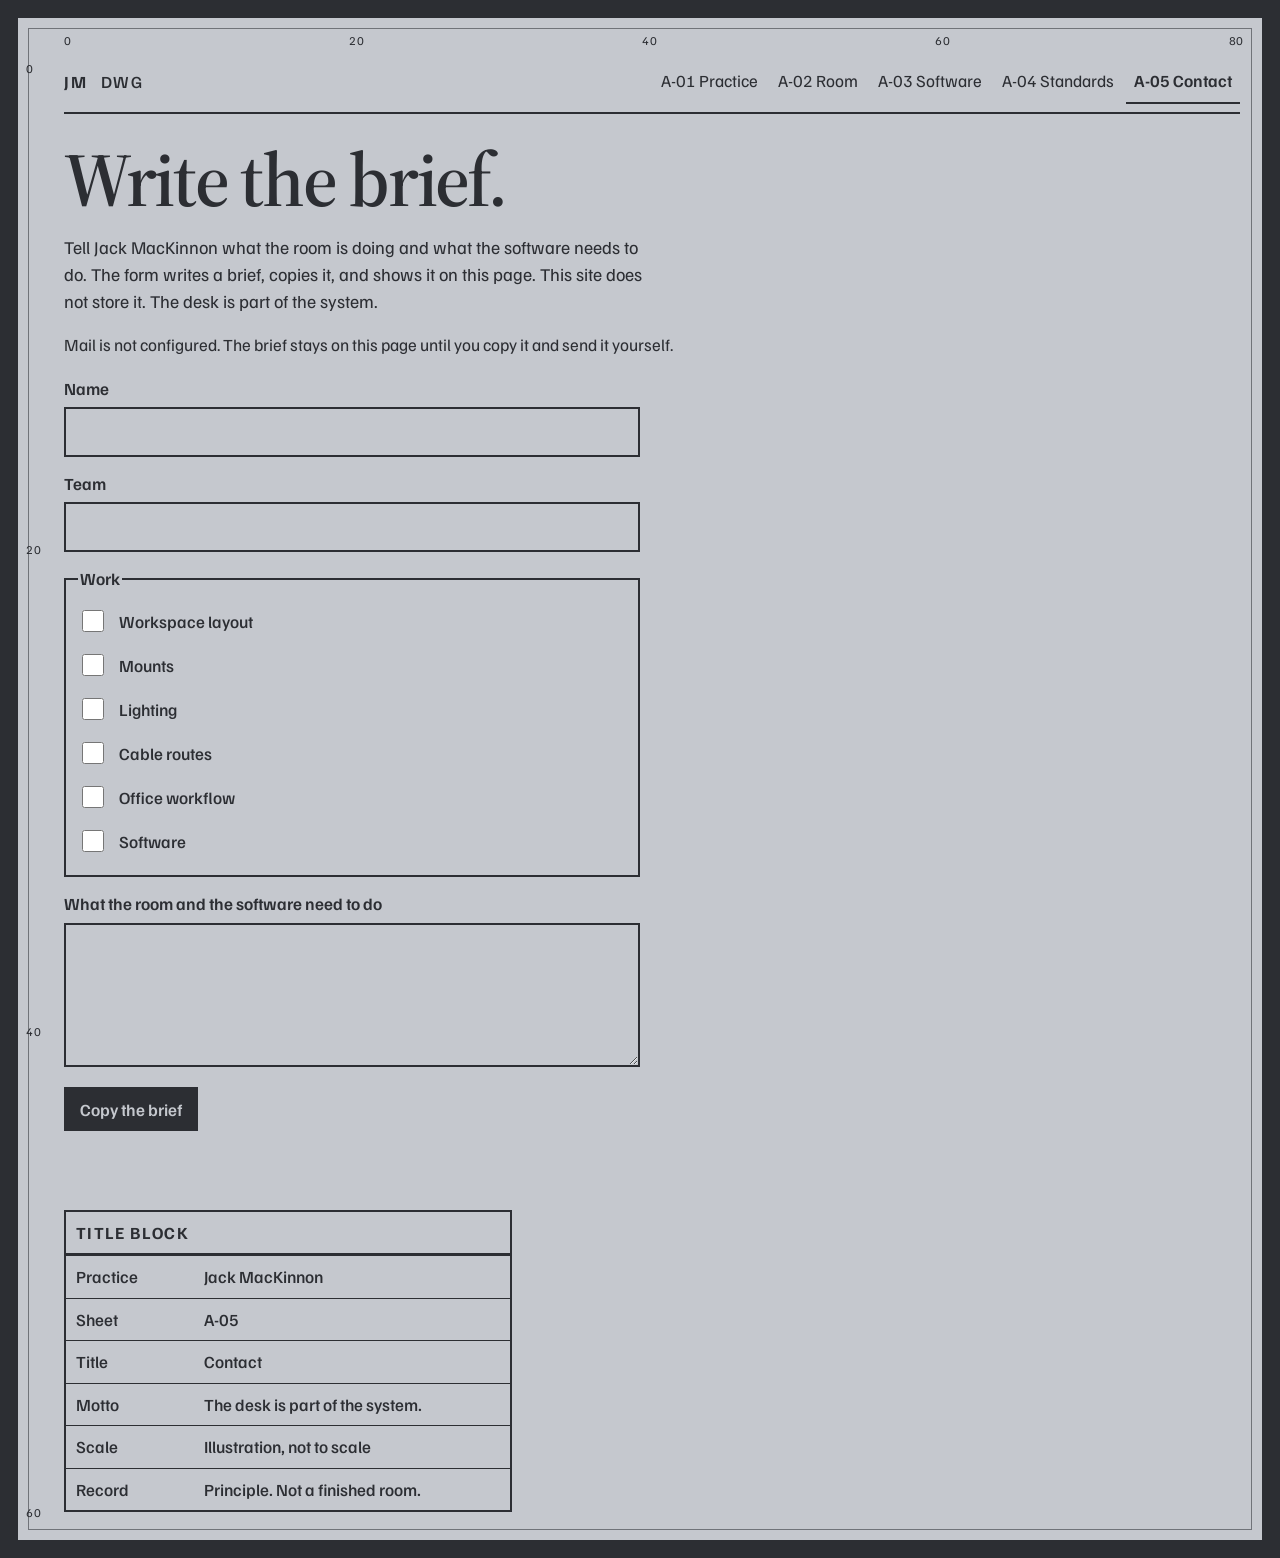
<file: contact.html>
<!DOCTYPE html>
<html lang="en">
<head>
  <meta charset="utf-8">
  <meta name="viewport" content="width=device-width, initial-scale=1">
  <title>Contact | Jack MacKinnon</title>
  <meta name="description" content="Write a brief for Jack MacKinnon. The form copies it onto the page. The desk is part of the system.">
  <link rel="icon" href="favicon.svg" type="image/svg+xml">
  <link rel="preconnect" href="https://fonts.googleapis.com">
  <link rel="preconnect" href="https://fonts.gstatic.com" crossorigin>
  <link href="https://fonts.googleapis.com/css2?family=Familjen+Grotesk:ital,wght@0,400..700;1,400..700&family=Source+Serif+4:ital,opsz,wght@0,8..60,400;0,8..60,600;1,8..60,400&display=swap" rel="stylesheet">
  <link rel="stylesheet" href="css/sheet.css">
</head>
<body>
  <a class="skip" href="#content">Skip to sheet</a>
  <div class="board">
    <article class="sheet">
      <p class="ruler-x" aria-hidden="true"><span>0</span><span>20</span><span>40</span><span>60</span><span>80</span></p>
      <p class="ruler-y" aria-hidden="true"><span>0</span><span>20</span><span>40</span><span>60</span></p>
      <header class="sheet-head">
        <p class="mark">JM <span>Dwg</span></p>
        <button type="button" class="nav-toggle" data-nav-toggle aria-controls="sheet-nav" hidden>Sheets</button>
        <nav id="sheet-nav" class="sheet-nav" data-nav aria-label="Sheets">
          <a href="index.html">A-01 Practice</a>
          <a href="room.html">A-02 Room</a>
          <a href="software.html">A-03 Software</a>
          <a href="standards.html">A-04 Standards</a>
          <a href="contact.html" aria-current="page">A-05 Contact</a>
        </nav>
      </header>
      <main id="content">
        <h1>Write the brief.</h1>
        <p class="standfirst">Tell Jack MacKinnon what the room is doing and what the software needs to do. The form writes a brief, copies it, and shows it on this page. This site does not store it. The desk is part of the system.</p>
        <p data-mail-note>Mail is not configured. The brief stays on this page until you copy it and send it yourself.</p>
        <form data-brief-form>
          <div class="field">
            <label for="name">Name</label>
            <input id="name" name="name" type="text" autocomplete="name" required>
          </div>
          <div class="field">
            <label for="team">Team</label>
            <input id="team" name="team" type="text" autocomplete="organization">
          </div>
          <fieldset>
            <legend>Work</legend>
            <label class="choice"><input type="checkbox" name="work" value="Workspace layout"> Workspace layout</label>
            <label class="choice"><input type="checkbox" name="work" value="Mounts"> Mounts</label>
            <label class="choice"><input type="checkbox" name="work" value="Lighting"> Lighting</label>
            <label class="choice"><input type="checkbox" name="work" value="Cable routes"> Cable routes</label>
            <label class="choice"><input type="checkbox" name="work" value="Office workflow"> Office workflow</label>
            <label class="choice"><input type="checkbox" name="work" value="Software"> Software</label>
          </fieldset>
          <div class="field">
            <label for="note">What the room and the software need to do</label>
            <textarea id="note" name="note" required></textarea>
          </div>
          <button type="submit">Copy the brief</button>
          <p data-brief-status role="status"></p>
          <div data-brief-panel hidden>
            <div class="field">
              <label for="brief-copy">Brief on this page</label>
              <textarea id="brief-copy" data-brief-output readonly></textarea>
            </div>
            <p><a data-brief-mail hidden>Open a message</a></p>
          </div>
        </form>
      </main>
      <footer class="title-block">
        <table>
          <caption>Title block</caption>
          <tbody>
            <tr><th scope="row">Practice</th><td>Jack MacKinnon</td></tr>
            <tr><th scope="row">Sheet</th><td>A-05</td></tr>
            <tr><th scope="row">Title</th><td>Contact</td></tr>
            <tr><th scope="row">Motto</th><td>The desk is part of the system.</td></tr>
            <tr><th scope="row">Scale</th><td>Illustration, not to scale</td></tr>
            <tr><th scope="row">Record</th><td>Principle. Not a finished room.</td></tr>
          </tbody>
        </table>
      </footer>
    </article>
  </div>
  <script src="js/site.js"></script>
</body>
</html>
</file>
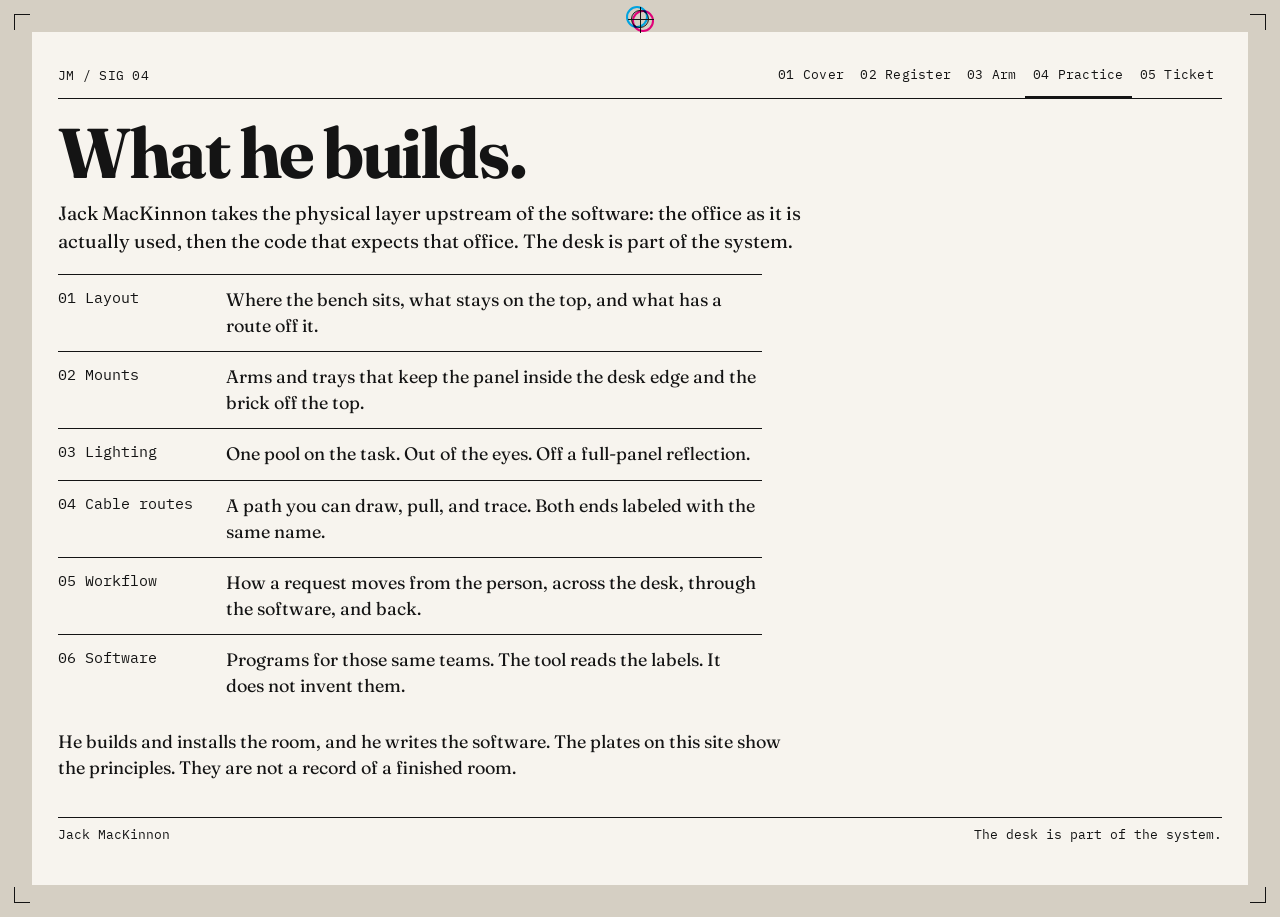
<file: practice.html>
<!DOCTYPE html>
<html lang="en">
<head>
  <meta charset="utf-8">
  <meta name="viewport" content="width=device-width, initial-scale=1">
  <title>Practice | Jack MacKinnon</title>
  <meta name="description" content="Layout, mounts, lighting, cable routes, office workflow, and software. Jack MacKinnon. The desk is part of the system.">
  <link rel="icon" href="favicon.svg" type="image/svg+xml">
  <link rel="preconnect" href="https://fonts.googleapis.com">
  <link rel="preconnect" href="https://fonts.gstatic.com" crossorigin>
  <link href="https://fonts.googleapis.com/css2?family=Fraunces:ital,opsz,wght@0,9..144,560;0,9..144,700;1,9..144,560&family=IBM+Plex+Mono:wght@400;500&display=swap" rel="stylesheet">
  <link rel="stylesheet" href="css/press.css">
</head>
<body>
  <a class="skip" href="#content">Skip to the form</a>
  <div class="table">
    <div class="signature">
      <div class="crop tl" aria-hidden="true"></div>
      <div class="crop tr" aria-hidden="true"></div>
      <div class="crop bl" aria-hidden="true"></div>
      <div class="crop br" aria-hidden="true"></div>
      <div class="regmark" aria-hidden="true"><span class="c"></span><span class="m"></span></div>
      <header class="run">
        <p class="sig">JM / SIG 04</p>
        <button type="button" class="nav-toggle" data-nav-toggle aria-controls="plate-nav" hidden>Plates</button>
        <nav id="plate-nav" class="plates" data-nav aria-label="Plates">
          <a href="index.html">01 Cover</a>
          <a href="register.html">02 Register</a>
          <a href="arm.html">03 Arm</a>
          <a href="practice.html" aria-current="page">04 Practice</a>
          <a href="contact.html">05 Ticket</a>
        </nav>
      </header>
      <main id="content">
        <h1>What he builds.</h1>
        <p class="lede">Jack MacKinnon takes the physical layer upstream of the software: the office as it is actually used, then the code that expects that office. The desk is part of the system.</p>
        <dl class="imposition">
          <div>
            <dt>01 Layout</dt>
            <dd>Where the bench sits, what stays on the top, and what has a route off it.</dd>
          </div>
          <div>
            <dt>02 Mounts</dt>
            <dd>Arms and trays that keep the panel inside the desk edge and the brick off the top.</dd>
          </div>
          <div>
            <dt>03 Lighting</dt>
            <dd>One pool on the task. Out of the eyes. Off a full-panel reflection.</dd>
          </div>
          <div>
            <dt>04 Cable routes</dt>
            <dd>A path you can draw, pull, and trace. Both ends labeled with the same name.</dd>
          </div>
          <div>
            <dt>05 Workflow</dt>
            <dd>How a request moves from the person, across the desk, through the software, and back.</dd>
          </div>
          <div>
            <dt>06 Software</dt>
            <dd>Programs for those same teams. The tool reads the labels. It does not invent them.</dd>
          </div>
        </dl>
        <p>He builds and installs the room, and he writes the software. The plates on this site show the principles. They are not a record of a finished room.</p>
        <footer class="colophon">
          <span>Jack MacKinnon</span>
          <span>The desk is part of the system.</span>
        </footer>
      </main>
    </div>
  </div>
  <script src="js/site.js"></script>
</body>
</html>
</file>
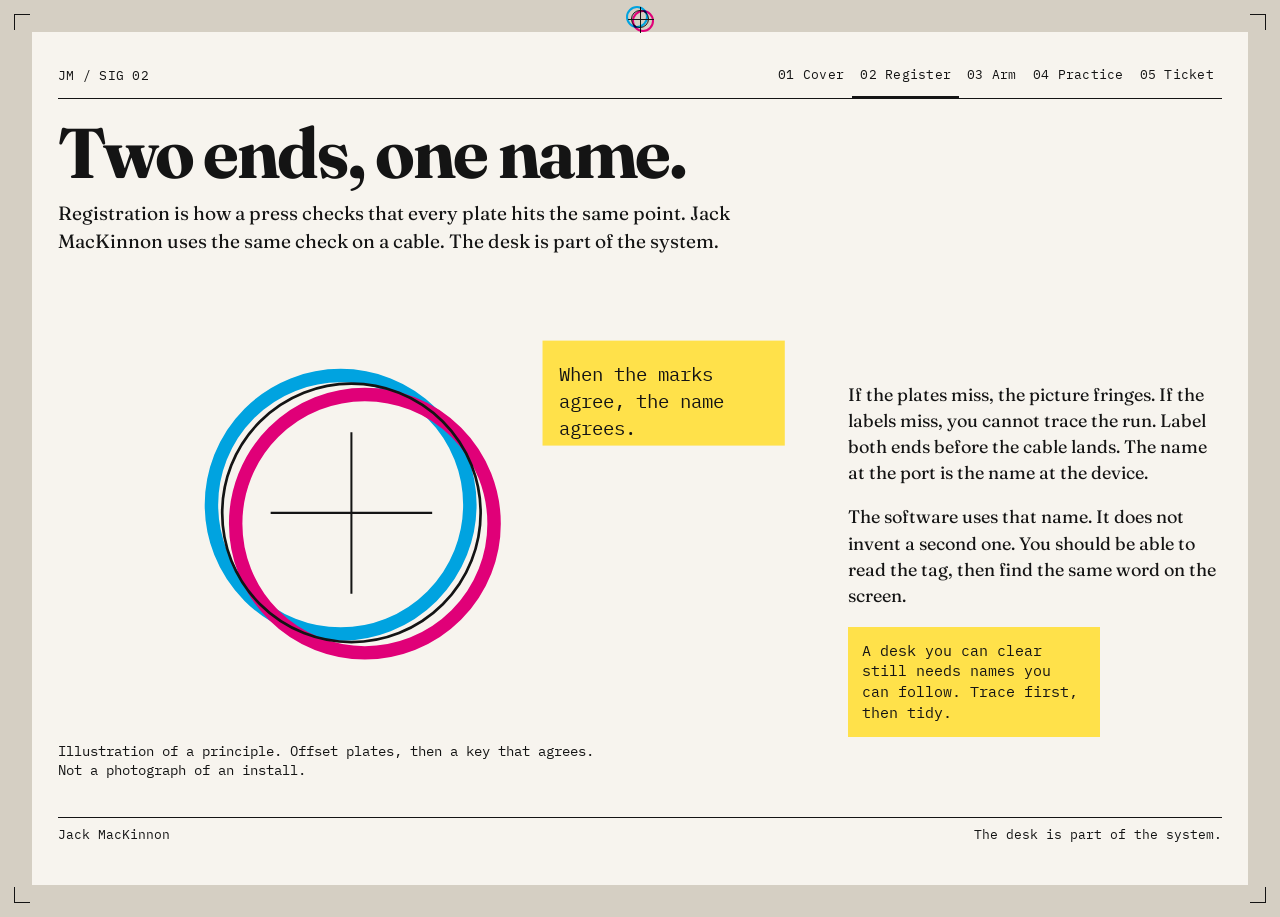
<file: register.html>
<!DOCTYPE html>
<html lang="en">
<head>
  <meta charset="utf-8">
  <meta name="viewport" content="width=device-width, initial-scale=1">
  <title>Register | Jack MacKinnon</title>
  <meta name="description" content="Both ends of a cable carry one name. Jack MacKinnon. The desk is part of the system.">
  <link rel="icon" href="favicon.svg" type="image/svg+xml">
  <link rel="preconnect" href="https://fonts.googleapis.com">
  <link rel="preconnect" href="https://fonts.gstatic.com" crossorigin>
  <link href="https://fonts.googleapis.com/css2?family=Fraunces:ital,opsz,wght@0,9..144,560;0,9..144,700;1,9..144,560&family=IBM+Plex+Mono:wght@400;500&display=swap" rel="stylesheet">
  <link rel="stylesheet" href="css/press.css">
</head>
<body>
  <a class="skip" href="#content">Skip to the form</a>
  <div class="table">
    <div class="signature">
      <div class="crop tl" aria-hidden="true"></div>
      <div class="crop tr" aria-hidden="true"></div>
      <div class="crop bl" aria-hidden="true"></div>
      <div class="crop br" aria-hidden="true"></div>
      <div class="regmark" aria-hidden="true"><span class="c"></span><span class="m"></span></div>
      <header class="run">
        <p class="sig">JM / SIG 02</p>
        <button type="button" class="nav-toggle" data-nav-toggle aria-controls="plate-nav" hidden>Plates</button>
        <nav id="plate-nav" class="plates" data-nav aria-label="Plates">
          <a href="index.html">01 Cover</a>
          <a href="register.html" aria-current="page">02 Register</a>
          <a href="arm.html">03 Arm</a>
          <a href="practice.html">04 Practice</a>
          <a href="contact.html">05 Ticket</a>
        </nav>
      </header>
      <main id="content">
        <h1>Two ends, one name.</h1>
        <p class="lede">Registration is how a press checks that every plate hits the same point. Jack MacKinnon uses the same check on a cable. The desk is part of the system.</p>
        <div class="spread">
          <figure class="figure-block">
            <svg viewBox="0 0 560 340" role="img" aria-labelledby="reg-title reg-desc">
              <title id="reg-title">Registration marks, offset plates</title>
              <desc id="reg-desc">Illustration of a principle. A cyan circle and a magenta circle miss each other. A black circle and cross show the agreed center. Not a photograph of a job.</desc>
              <circle cx="210" cy="170" r="96" fill="none" stroke="#00a3e0" stroke-width="10"/>
              <circle cx="228" cy="184" r="96" fill="none" stroke="#e00078" stroke-width="10"/>
              <circle cx="218" cy="176" r="96" fill="none" stroke="#141414" stroke-width="2"/>
              <path d="M218 116 V236 M158 176 H278" fill="none" stroke="#141414" stroke-width="1.5"/>
              <rect x="360" y="48" width="180" height="78" fill="#ffe14a"/>
              <text x="372" y="78" fill="#141414" font-family="IBM Plex Mono, monospace" font-size="14">When the marks</text>
              <text x="372" y="98" fill="#141414" font-family="IBM Plex Mono, monospace" font-size="14">agree, the name</text>
              <text x="372" y="118" fill="#141414" font-family="IBM Plex Mono, monospace" font-size="14">agrees.</text>
            </svg>
            <figcaption>Illustration of a principle. Offset plates, then a key that agrees. Not a photograph of an install.</figcaption>
          </figure>
          <div class="side">
            <p>If the plates miss, the picture fringes. If the labels miss, you cannot trace the run. Label both ends before the cable lands. The name at the port is the name at the device.</p>
            <p>The software uses that name. It does not invent a second one. You should be able to read the tag, then find the same word on the screen.</p>
            <p class="callout">A desk you can clear still needs names you can follow. Trace first, then tidy.</p>
          </div>
        </div>
        <footer class="colophon">
          <span>Jack MacKinnon</span>
          <span>The desk is part of the system.</span>
        </footer>
      </main>
    </div>
  </div>
  <script src="js/site.js"></script>
</body>
</html>
</file>
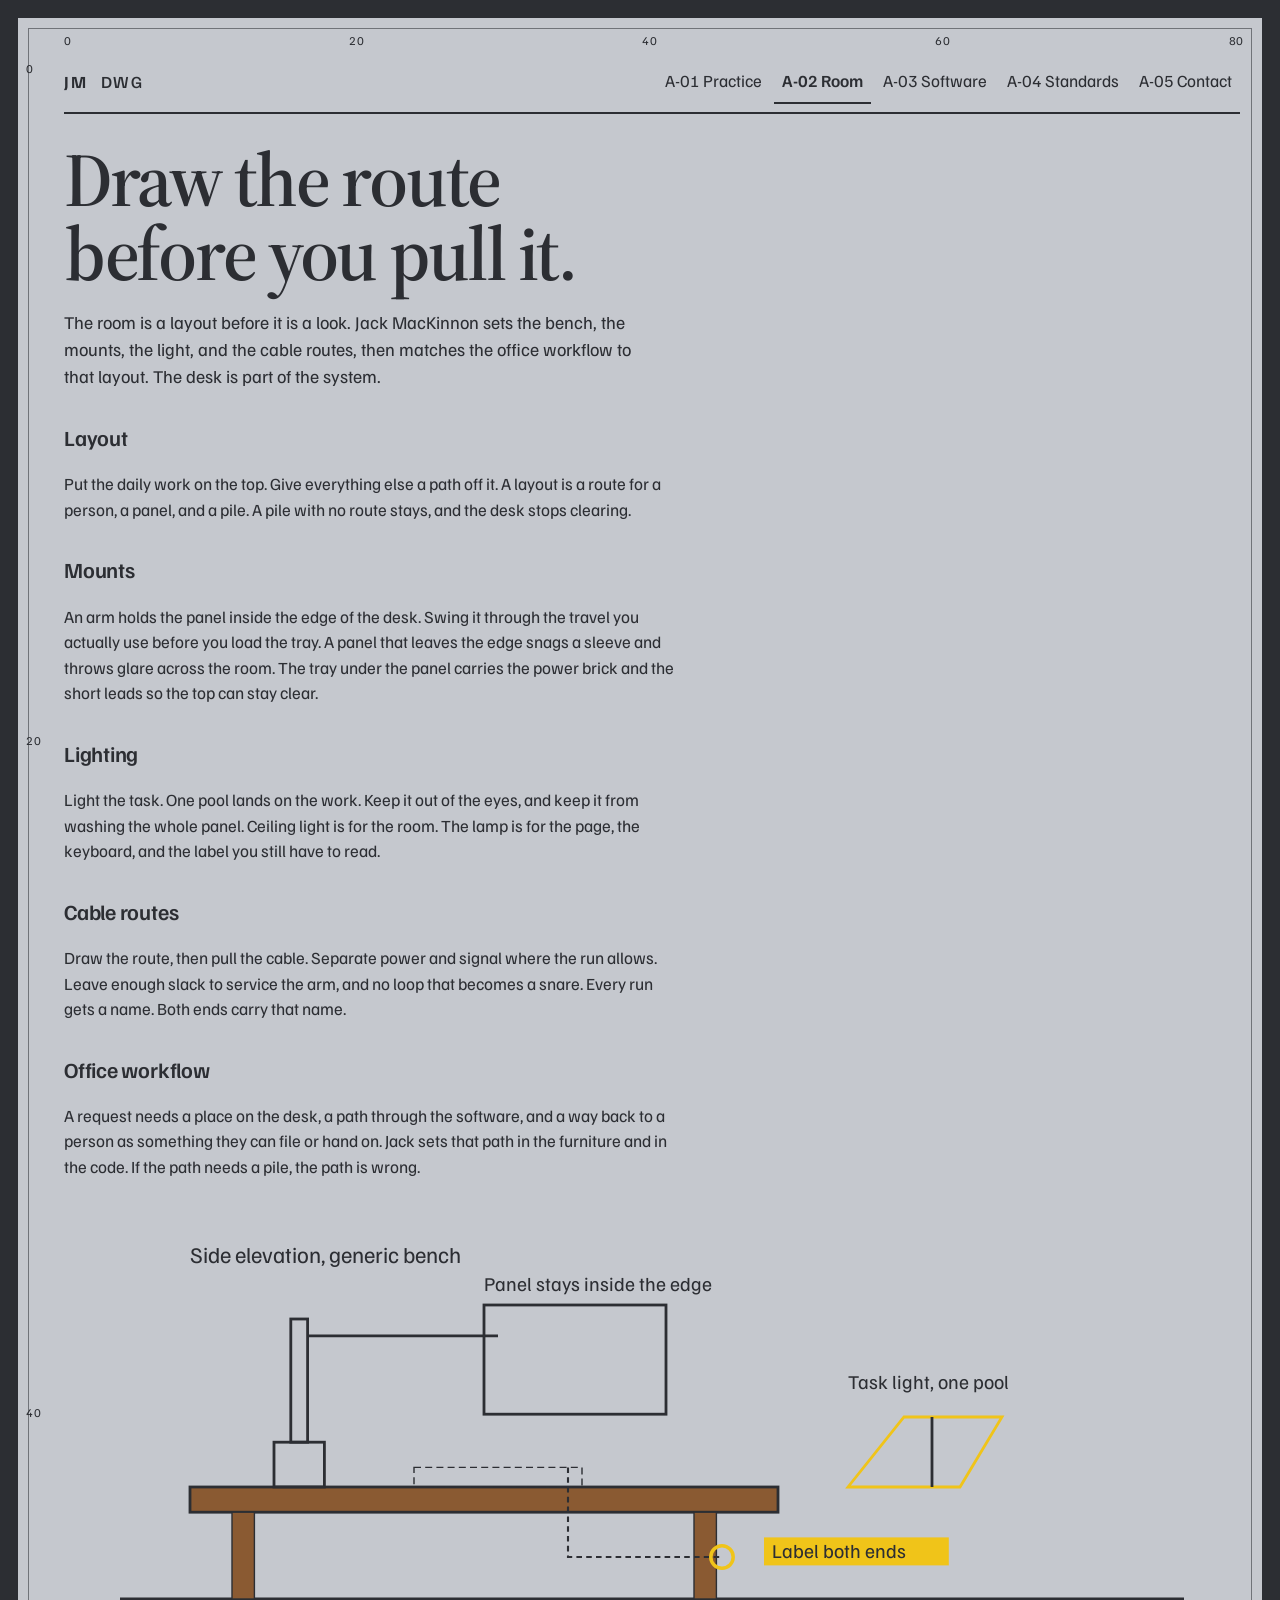
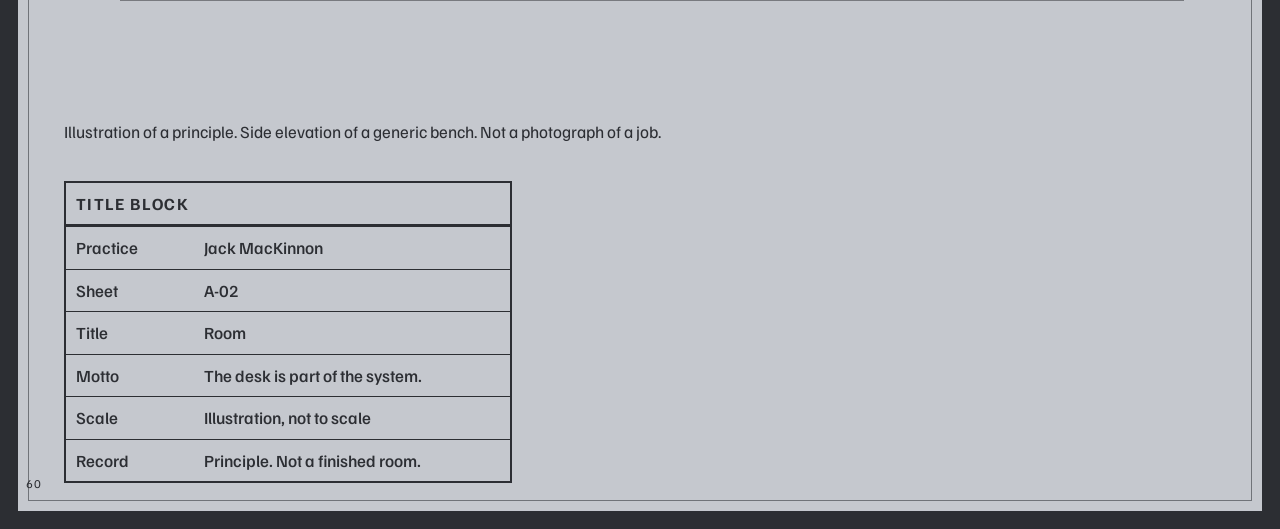
<file: room.html>
<!DOCTYPE html>
<html lang="en">
<head>
  <meta charset="utf-8">
  <meta name="viewport" content="width=device-width, initial-scale=1">
  <title>Room | Jack MacKinnon</title>
  <meta name="description" content="Workspace layout, mounts, lighting, cable routes, and office workflow. Jack MacKinnon builds the room.">
  <link rel="icon" href="favicon.svg" type="image/svg+xml">
  <link rel="preconnect" href="https://fonts.googleapis.com">
  <link rel="preconnect" href="https://fonts.gstatic.com" crossorigin>
  <link href="https://fonts.googleapis.com/css2?family=Familjen+Grotesk:ital,wght@0,400..700;1,400..700&family=Source+Serif+4:ital,opsz,wght@0,8..60,400;0,8..60,600;1,8..60,400&display=swap" rel="stylesheet">
  <link rel="stylesheet" href="css/sheet.css">
</head>
<body>
  <a class="skip" href="#content">Skip to sheet</a>
  <div class="board">
    <article class="sheet">
      <p class="ruler-x" aria-hidden="true"><span>0</span><span>20</span><span>40</span><span>60</span><span>80</span></p>
      <p class="ruler-y" aria-hidden="true"><span>0</span><span>20</span><span>40</span><span>60</span></p>
      <header class="sheet-head">
        <p class="mark">JM <span>Dwg</span></p>
        <button type="button" class="nav-toggle" data-nav-toggle aria-controls="sheet-nav" hidden>Sheets</button>
        <nav id="sheet-nav" class="sheet-nav" data-nav aria-label="Sheets">
          <a href="index.html">A-01 Practice</a>
          <a href="room.html" aria-current="page">A-02 Room</a>
          <a href="software.html">A-03 Software</a>
          <a href="standards.html">A-04 Standards</a>
          <a href="contact.html">A-05 Contact</a>
        </nav>
      </header>
      <main id="content">
        <h1>Draw the route before you pull it.</h1>
        <p class="standfirst">The room is a layout before it is a look. Jack MacKinnon sets the bench, the mounts, the light, and the cable routes, then matches the office workflow to that layout. The desk is part of the system.</p>
        <h2>Layout</h2>
        <p>Put the daily work on the top. Give everything else a path off it. A layout is a route for a person, a panel, and a pile. A pile with no route stays, and the desk stops clearing.</p>
        <h2>Mounts</h2>
        <p>An arm holds the panel inside the edge of the desk. Swing it through the travel you actually use before you load the tray. A panel that leaves the edge snags a sleeve and throws glare across the room. The tray under the panel carries the power brick and the short leads so the top can stay clear.</p>
        <h2>Lighting</h2>
        <p>Light the task. One pool lands on the work. Keep it out of the eyes, and keep it from washing the whole panel. Ceiling light is for the room. The lamp is for the page, the keyboard, and the label you still have to read.</p>
        <h2>Cable routes</h2>
        <p>Draw the route, then pull the cable. Separate power and signal where the run allows. Leave enough slack to service the arm, and no loop that becomes a snare. Every run gets a name. Both ends carry that name.</p>
        <h2>Office workflow</h2>
        <p>A request needs a place on the desk, a path through the software, and a way back to a person as something they can file or hand on. Jack sets that path in the furniture and in the code. If the path needs a pile, the path is wrong.</p>
        <figure class="figure-block">
          <svg class="plan" viewBox="0 0 840 360" role="img" aria-labelledby="elev-title elev-desc">
            <title id="elev-title">Generic bench, side elevation</title>
            <desc id="elev-desc">Illustration of a principle. Side view of a desk, a monitor arm, a tray, a task lamp, and a cable dropping to a labeled point. Not a photograph of a finished room.</desc>
            <line x1="40" y1="280" x2="800" y2="280" stroke="#2c2e33" stroke-width="2"/>
            <rect x="90" y="200" width="420" height="18" fill="#8a5a32" stroke="#2c2e33" stroke-width="2"/>
            <rect x="120" y="218" width="16" height="62" fill="#8a5a32" stroke="#2c2e33"/>
            <rect x="450" y="218" width="16" height="62" fill="#8a5a32" stroke="#2c2e33"/>
            <rect x="150" y="168" width="36" height="32" fill="none" stroke="#2c2e33" stroke-width="2"/>
            <rect x="162" y="80" width="12" height="88" fill="none" stroke="#2c2e33" stroke-width="2"/>
            <path d="M174 92 H310" fill="none" stroke="#2c2e33" stroke-width="2"/>
            <rect x="300" y="70" width="130" height="78" fill="none" stroke="#2c2e33" stroke-width="2"/>
            <rect x="250" y="186" width="120" height="14" fill="none" stroke="#2c2e33" stroke-dasharray="5 3"/>
            <path d="M360 186 V250 H470" fill="none" stroke="#2c2e33" stroke-width="1.5" stroke-dasharray="4 3"/>
            <circle cx="470" cy="250" r="8" fill="none" stroke="#f0c419" stroke-width="2.5"/>
            <path d="M560 200 H640 L670 150 H600 Z" fill="none" stroke="#f0c419" stroke-width="2"/>
            <line x1="620" y1="150" x2="620" y2="200" stroke="#2c2e33" stroke-width="2"/>
            <text x="90" y="40" fill="#2c2e33" font-family="Familjen Grotesk, sans-serif" font-size="16">Side elevation, generic bench</text>
            <text x="300" y="60" fill="#2c2e33" font-family="Familjen Grotesk, sans-serif" font-size="14">Panel stays inside the edge</text>
            <rect x="500" y="236" width="132" height="20" fill="#f0c419"/>
            <text x="506" y="251" fill="#2c2e33" font-family="Familjen Grotesk, sans-serif" font-size="14">Label both ends</text>
            <text x="560" y="130" fill="#2c2e33" font-family="Familjen Grotesk, sans-serif" font-size="14">Task light, one pool</text>
          </svg>
          <figcaption>Illustration of a principle. Side elevation of a generic bench. Not a photograph of a job.</figcaption>
        </figure>
      </main>
      <footer class="title-block">
        <table>
          <caption>Title block</caption>
          <tbody>
            <tr><th scope="row">Practice</th><td>Jack MacKinnon</td></tr>
            <tr><th scope="row">Sheet</th><td>A-02</td></tr>
            <tr><th scope="row">Title</th><td>Room</td></tr>
            <tr><th scope="row">Motto</th><td>The desk is part of the system.</td></tr>
            <tr><th scope="row">Scale</th><td>Illustration, not to scale</td></tr>
            <tr><th scope="row">Record</th><td>Principle. Not a finished room.</td></tr>
          </tbody>
        </table>
      </footer>
    </article>
  </div>
  <script src="js/site.js"></script>
</body>
</html>
</file>
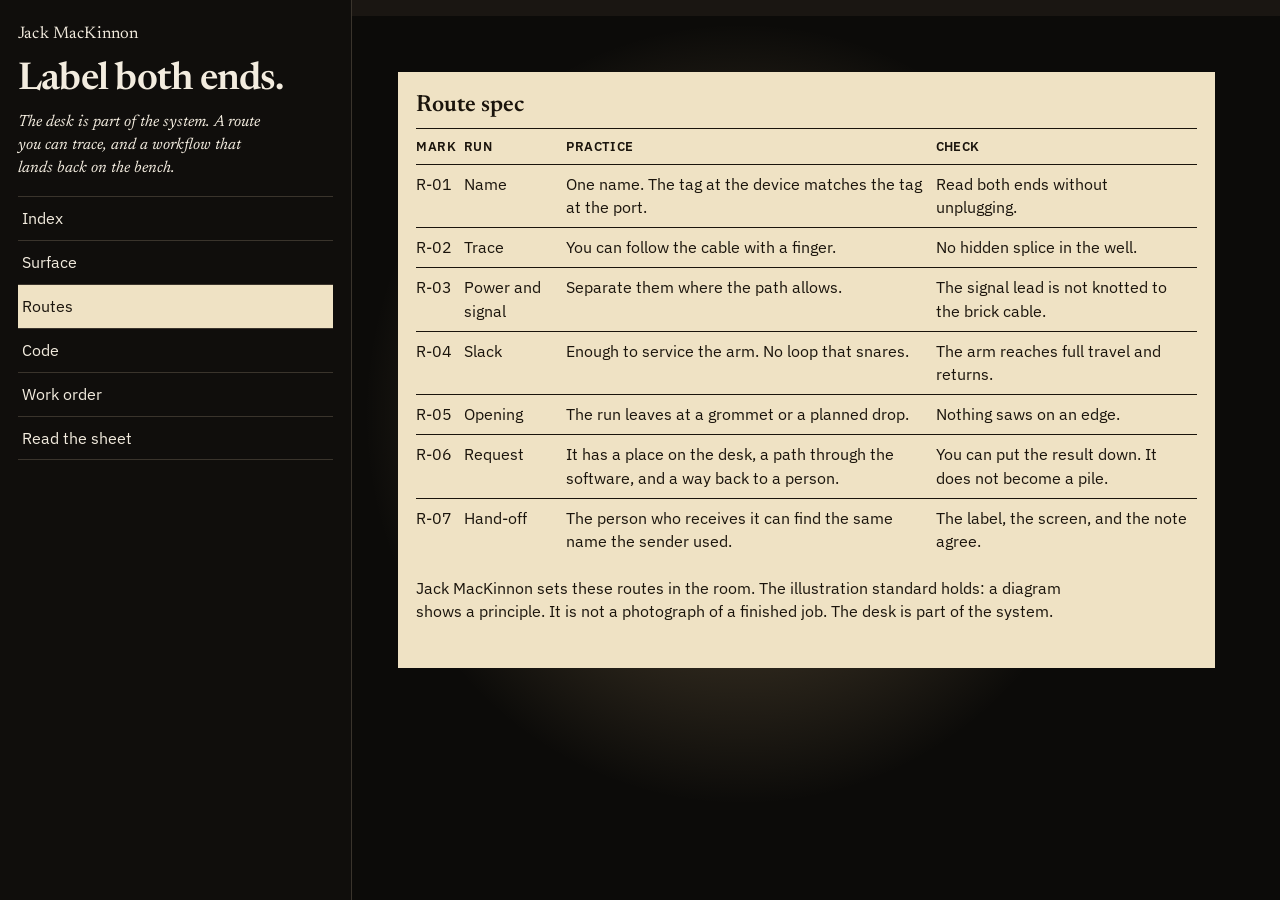
<file: routes.html>
<!DOCTYPE html>
<html lang="en">
<head>
  <meta charset="utf-8">
  <meta name="viewport" content="width=device-width, initial-scale=1">
  <title>Routes | Jack MacKinnon</title>
  <meta name="description" content="Cable routes and office workflow. Jack MacKinnon. The desk is part of the system.">
  <link rel="icon" href="favicon.svg" type="image/svg+xml">
  <link rel="preconnect" href="https://fonts.googleapis.com">
  <link rel="preconnect" href="https://fonts.gstatic.com" crossorigin>
  <link href="https://fonts.googleapis.com/css2?family=IBM+Plex+Sans:ital,wght@0,400;0,600;1,400&family=Newsreader:ital,opsz,wght@0,6..72,500;0,6..72,600;1,6..72,500&display=swap" rel="stylesheet">
  <link rel="stylesheet" href="css/shop.css">
</head>
<body>
  <a class="skip" href="#bench">Skip to the bench</a>
  <div class="shop">
    <header class="rail">
      <p class="who">Jack MacKinnon</p>
      <h1>Label both ends.</h1>
      <p class="motto">The desk is part of the system. A route you can trace, and a workflow that lands back on the bench.</p>
      <nav aria-label="Bench">
        <a href="index.html">Index</a>
        <a href="bench.html">Surface</a>
        <a href="routes.html" aria-current="page">Routes</a>
        <a href="code.html">Code</a>
        <a href="contact.html">Work order</a>
      </nav>
      <a class="to-bench" href="#bench">Read the sheet</a>
    </header>
    <main id="bench" class="floor">
      <article class="lit">
        <table class="spec">
          <caption>Route spec</caption>
          <thead>
            <tr><th>Mark</th><th>Run</th><th>Practice</th><th>Check</th></tr>
          </thead>
          <tbody>
            <tr>
              <td data-label="Mark">R-01</td>
              <td data-label="Run">Name</td>
              <td data-label="Practice">One name. The tag at the device matches the tag at the port.</td>
              <td data-label="Check">Read both ends without unplugging.</td>
            </tr>
            <tr>
              <td data-label="Mark">R-02</td>
              <td data-label="Run">Trace</td>
              <td data-label="Practice">You can follow the cable with a finger.</td>
              <td data-label="Check">No hidden splice in the well.</td>
            </tr>
            <tr>
              <td data-label="Mark">R-03</td>
              <td data-label="Run">Power and signal</td>
              <td data-label="Practice">Separate them where the path allows.</td>
              <td data-label="Check">The signal lead is not knotted to the brick cable.</td>
            </tr>
            <tr>
              <td data-label="Mark">R-04</td>
              <td data-label="Run">Slack</td>
              <td data-label="Practice">Enough to service the arm. No loop that snares.</td>
              <td data-label="Check">The arm reaches full travel and returns.</td>
            </tr>
            <tr>
              <td data-label="Mark">R-05</td>
              <td data-label="Run">Opening</td>
              <td data-label="Practice">The run leaves at a grommet or a planned drop.</td>
              <td data-label="Check">Nothing saws on an edge.</td>
            </tr>
            <tr>
              <td data-label="Mark">R-06</td>
              <td data-label="Run">Request</td>
              <td data-label="Practice">It has a place on the desk, a path through the software, and a way back to a person.</td>
              <td data-label="Check">You can put the result down. It does not become a pile.</td>
            </tr>
            <tr>
              <td data-label="Mark">R-07</td>
              <td data-label="Run">Hand-off</td>
              <td data-label="Practice">The person who receives it can find the same name the sender used.</td>
              <td data-label="Check">The label, the screen, and the note agree.</td>
            </tr>
          </tbody>
        </table>
        <p>Jack MacKinnon sets these routes in the room. The illustration standard holds: a diagram shows a principle. It is not a photograph of a finished job. The desk is part of the system.</p>
      </article>
    </main>
  </div>
  <script src="js/site.js"></script>
</body>
</html>
</file>
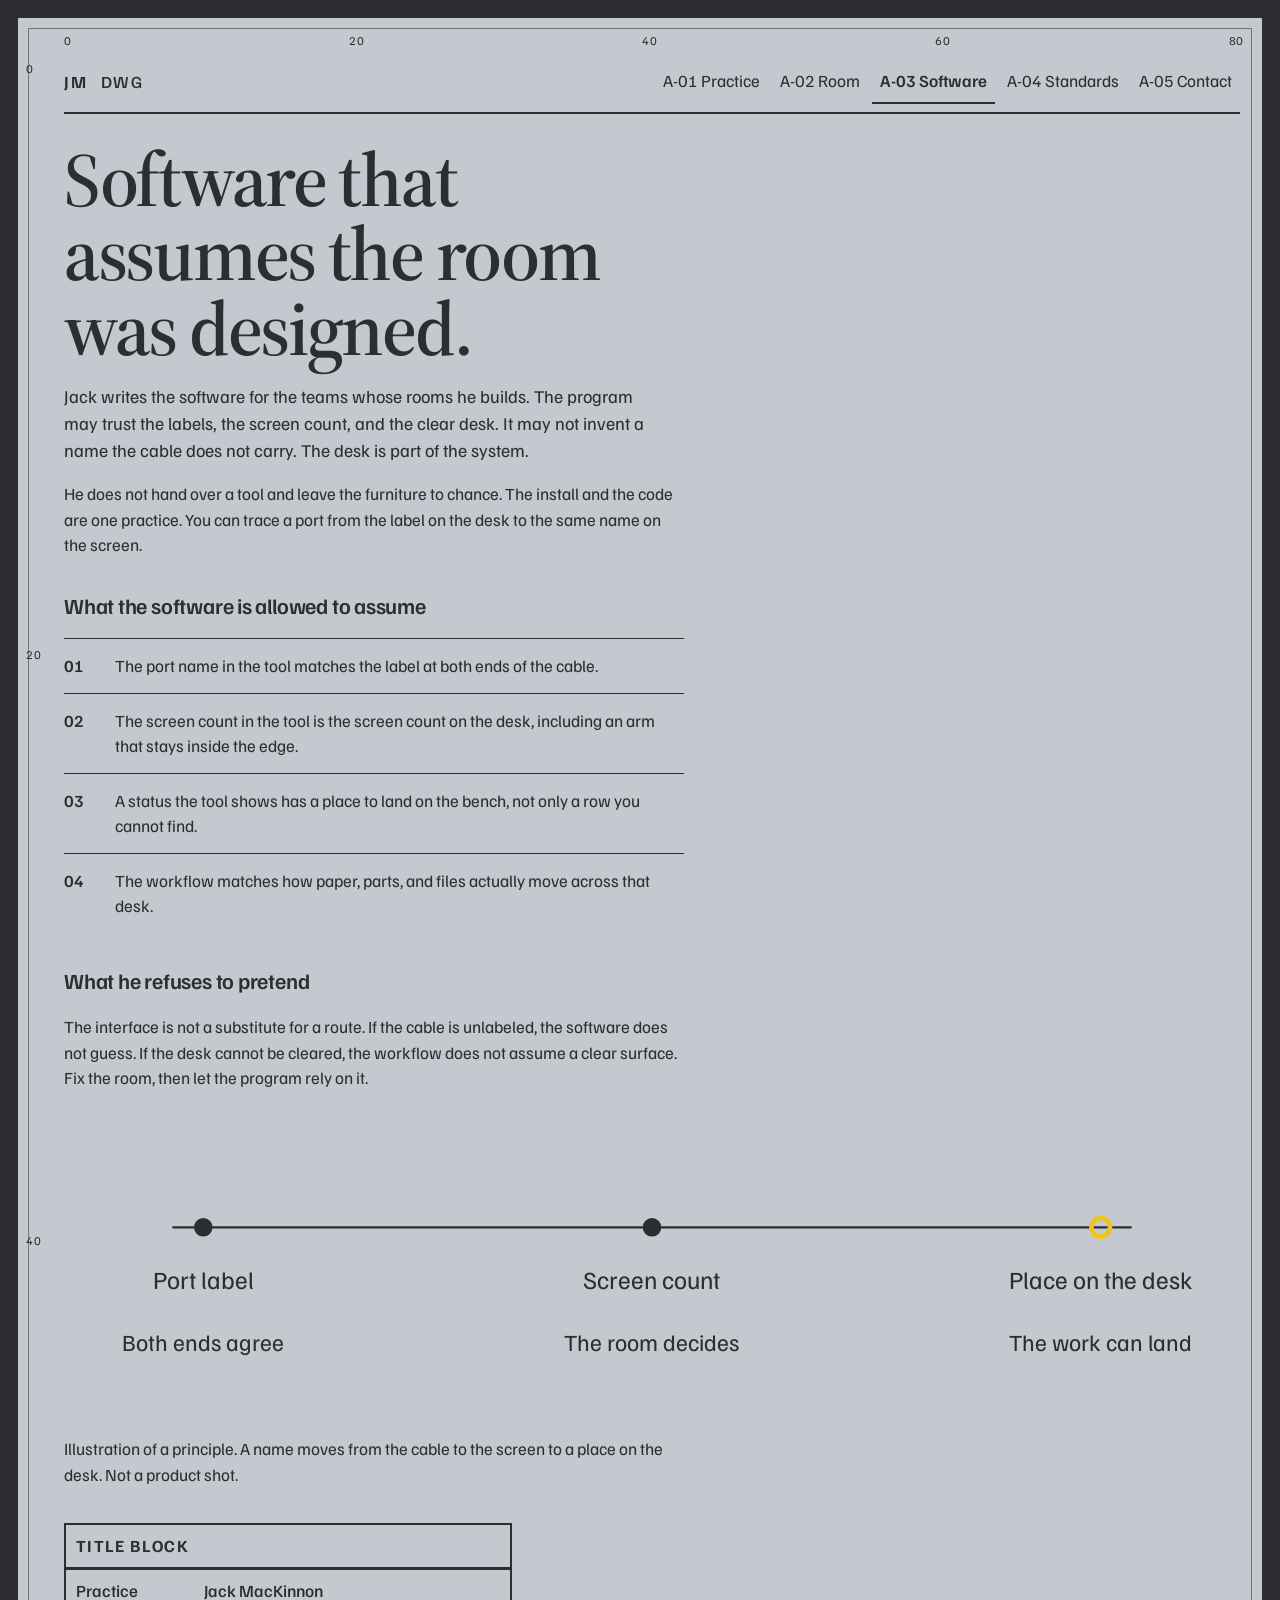
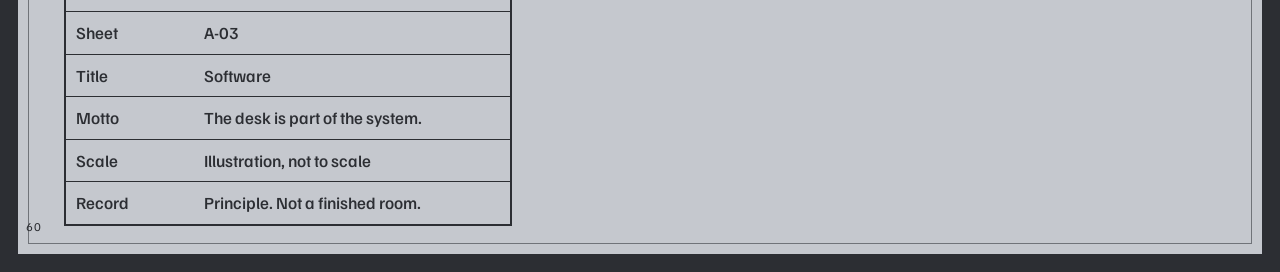
<file: software.html>
<!DOCTYPE html>
<html lang="en">
<head>
  <meta charset="utf-8">
  <meta name="viewport" content="width=device-width, initial-scale=1">
  <title>Software | Jack MacKinnon</title>
  <meta name="description" content="Jack MacKinnon writes software that assumes the room was designed. The desk is part of the system.">
  <link rel="icon" href="favicon.svg" type="image/svg+xml">
  <link rel="preconnect" href="https://fonts.googleapis.com">
  <link rel="preconnect" href="https://fonts.gstatic.com" crossorigin>
  <link href="https://fonts.googleapis.com/css2?family=Familjen+Grotesk:ital,wght@0,400..700;1,400..700&family=Source+Serif+4:ital,opsz,wght@0,8..60,400;0,8..60,600;1,8..60,400&display=swap" rel="stylesheet">
  <link rel="stylesheet" href="css/sheet.css">
</head>
<body>
  <a class="skip" href="#content">Skip to sheet</a>
  <div class="board">
    <article class="sheet">
      <p class="ruler-x" aria-hidden="true"><span>0</span><span>20</span><span>40</span><span>60</span><span>80</span></p>
      <p class="ruler-y" aria-hidden="true"><span>0</span><span>20</span><span>40</span><span>60</span></p>
      <header class="sheet-head">
        <p class="mark">JM <span>Dwg</span></p>
        <button type="button" class="nav-toggle" data-nav-toggle aria-controls="sheet-nav" hidden>Sheets</button>
        <nav id="sheet-nav" class="sheet-nav" data-nav aria-label="Sheets">
          <a href="index.html">A-01 Practice</a>
          <a href="room.html">A-02 Room</a>
          <a href="software.html" aria-current="page">A-03 Software</a>
          <a href="standards.html">A-04 Standards</a>
          <a href="contact.html">A-05 Contact</a>
        </nav>
      </header>
      <main id="content">
        <h1>Software that assumes the room was designed.</h1>
        <p class="standfirst">Jack writes the software for the teams whose rooms he builds. The program may trust the labels, the screen count, and the clear desk. It may not invent a name the cable does not carry. The desk is part of the system.</p>
        <p>He does not hand over a tool and leave the furniture to chance. The install and the code are one practice. You can trace a port from the label on the desk to the same name on the screen.</p>
        <h2>What the software is allowed to assume</h2>
        <ol class="notes">
          <li>The port name in the tool matches the label at both ends of the cable.</li>
          <li>The screen count in the tool is the screen count on the desk, including an arm that stays inside the edge.</li>
          <li>A status the tool shows has a place to land on the bench, not only a row you cannot find.</li>
          <li>The workflow matches how paper, parts, and files actually move across that desk.</li>
        </ol>
        <h2>What he refuses to pretend</h2>
        <p>The interface is not a substitute for a route. If the cable is unlabeled, the software does not guess. If the desk cannot be cleared, the workflow does not assume a clear surface. Fix the room, then let the program rely on it.</p>
        <figure class="figure-block">
          <svg class="plan" viewBox="0 0 760 200" role="img" aria-labelledby="soft-title soft-desc">
            <title id="soft-title">How a name moves from the cable to the screen to the desk</title>
            <desc id="soft-desc">Illustration of a principle. Three stations on one line: port label, screen count, and a place on the desk. Not a photograph of a product.</desc>
            <line x1="70" y1="70" x2="690" y2="70" stroke="#2c2e33" stroke-width="1.5"/>
            <circle cx="90" cy="70" r="6" fill="#2c2e33"/>
            <circle cx="380" cy="70" r="6" fill="#2c2e33"/>
            <circle cx="670" cy="70" r="6" fill="none" stroke="#f0c419" stroke-width="3"/>
            <text x="90" y="110" fill="#2c2e33" font-family="Familjen Grotesk, sans-serif" font-size="16" text-anchor="middle">Port label</text>
            <text x="380" y="110" fill="#2c2e33" font-family="Familjen Grotesk, sans-serif" font-size="16" text-anchor="middle">Screen count</text>
            <text x="670" y="110" fill="#2c2e33" font-family="Familjen Grotesk, sans-serif" font-size="16" text-anchor="middle">Place on the desk</text>
            <text x="90" y="150" fill="#2c2e33" font-family="Source Serif 4, serif" font-size="15" text-anchor="middle">Both ends agree</text>
            <text x="380" y="150" fill="#2c2e33" font-family="Source Serif 4, serif" font-size="15" text-anchor="middle">The room decides</text>
            <text x="670" y="150" fill="#2c2e33" font-family="Source Serif 4, serif" font-size="15" text-anchor="middle">The work can land</text>
          </svg>
          <figcaption>Illustration of a principle. A name moves from the cable to the screen to a place on the desk. Not a product shot.</figcaption>
        </figure>
      </main>
      <footer class="title-block">
        <table>
          <caption>Title block</caption>
          <tbody>
            <tr><th scope="row">Practice</th><td>Jack MacKinnon</td></tr>
            <tr><th scope="row">Sheet</th><td>A-03</td></tr>
            <tr><th scope="row">Title</th><td>Software</td></tr>
            <tr><th scope="row">Motto</th><td>The desk is part of the system.</td></tr>
            <tr><th scope="row">Scale</th><td>Illustration, not to scale</td></tr>
            <tr><th scope="row">Record</th><td>Principle. Not a finished room.</td></tr>
          </tbody>
        </table>
      </footer>
    </article>
  </div>
  <script src="js/site.js"></script>
</body>
</html>
</file>
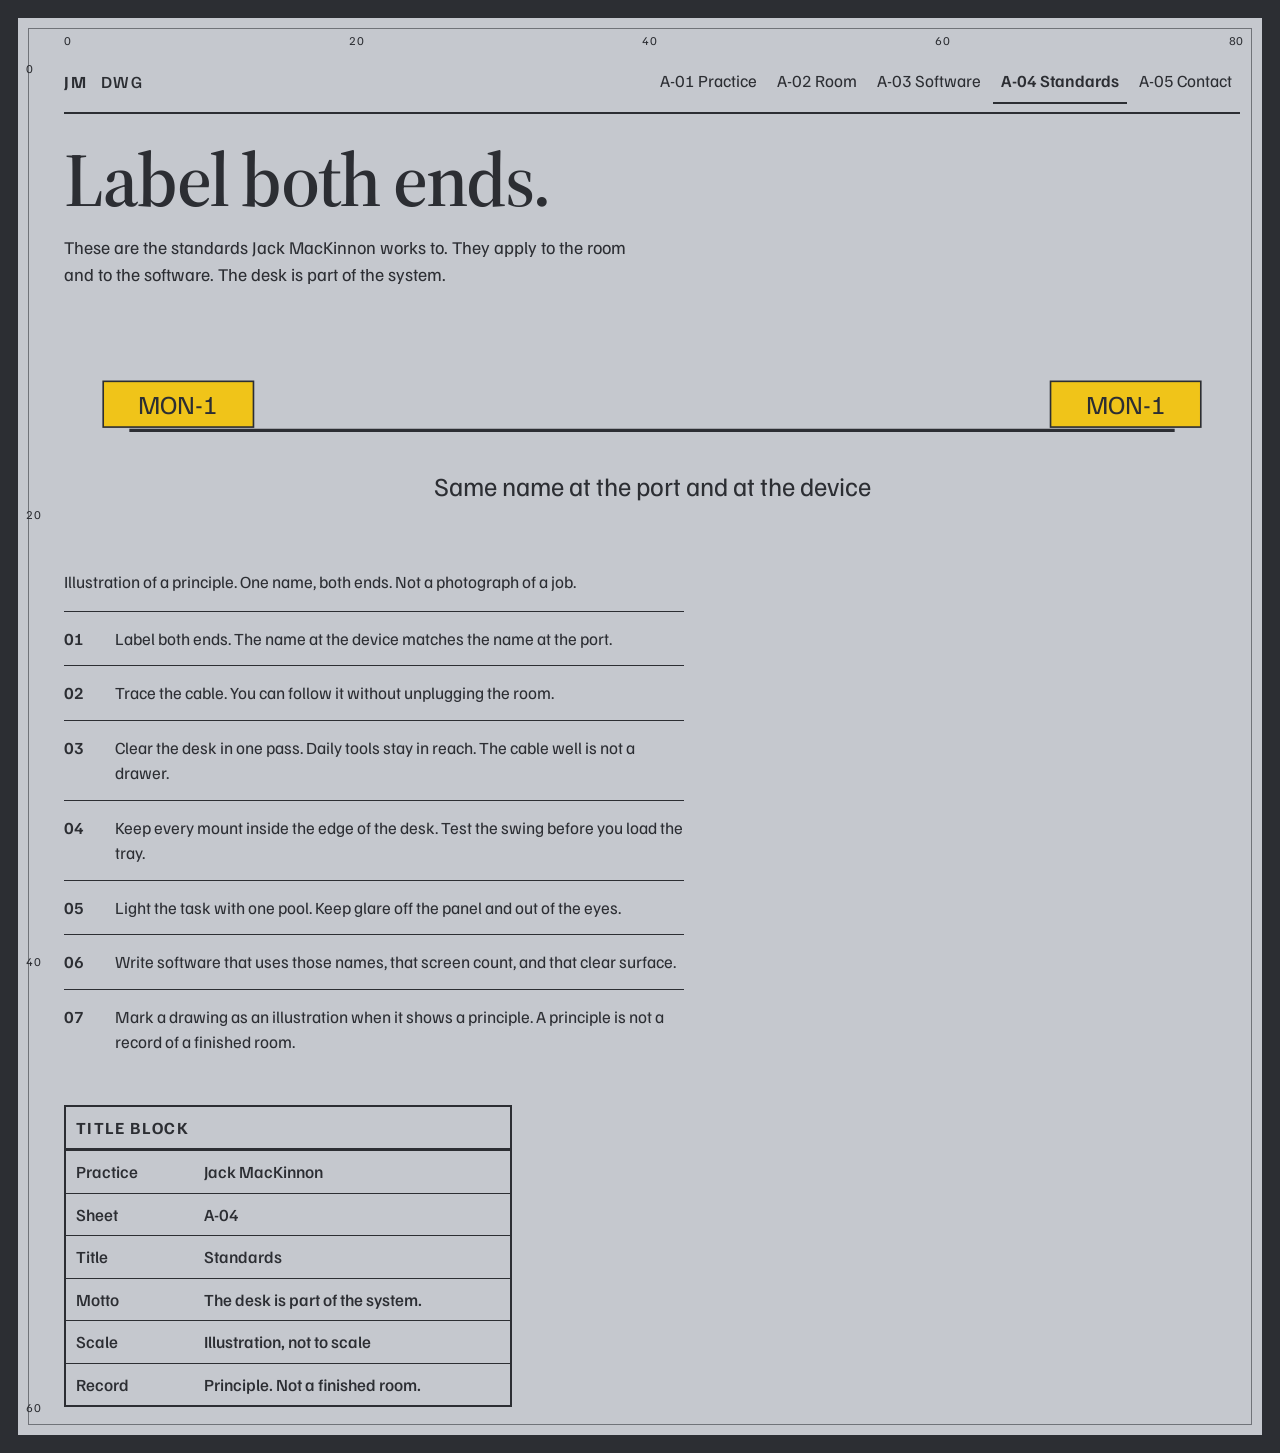
<file: standards.html>
<!DOCTYPE html>
<html lang="en">
<head>
  <meta charset="utf-8">
  <meta name="viewport" content="width=device-width, initial-scale=1">
  <title>Standards | Jack MacKinnon</title>
  <meta name="description" content="Label both ends. Trace the cable. Clear the desk. Jack MacKinnon works to those standards.">
  <link rel="icon" href="favicon.svg" type="image/svg+xml">
  <link rel="preconnect" href="https://fonts.googleapis.com">
  <link rel="preconnect" href="https://fonts.gstatic.com" crossorigin>
  <link href="https://fonts.googleapis.com/css2?family=Familjen+Grotesk:ital,wght@0,400..700;1,400..700&family=Source+Serif+4:ital,opsz,wght@0,8..60,400;0,8..60,600;1,8..60,400&display=swap" rel="stylesheet">
  <link rel="stylesheet" href="css/sheet.css">
</head>
<body>
  <a class="skip" href="#content">Skip to sheet</a>
  <div class="board">
    <article class="sheet">
      <p class="ruler-x" aria-hidden="true"><span>0</span><span>20</span><span>40</span><span>60</span><span>80</span></p>
      <p class="ruler-y" aria-hidden="true"><span>0</span><span>20</span><span>40</span><span>60</span></p>
      <header class="sheet-head">
        <p class="mark">JM <span>Dwg</span></p>
        <button type="button" class="nav-toggle" data-nav-toggle aria-controls="sheet-nav" hidden>Sheets</button>
        <nav id="sheet-nav" class="sheet-nav" data-nav aria-label="Sheets">
          <a href="index.html">A-01 Practice</a>
          <a href="room.html">A-02 Room</a>
          <a href="software.html">A-03 Software</a>
          <a href="standards.html" aria-current="page">A-04 Standards</a>
          <a href="contact.html">A-05 Contact</a>
        </nav>
      </header>
      <main id="content">
        <h1>Label both ends.</h1>
        <p class="standfirst">These are the standards Jack MacKinnon works to. They apply to the room and to the software. The desk is part of the system.</p>
        <figure class="figure-block">
          <svg class="plan" viewBox="0 0 720 150" role="img" aria-labelledby="tag-title tag-desc">
            <title id="tag-title">A cable labeled at both ends</title>
            <desc id="tag-desc">Illustration of a principle. One cable, one name, a tag at each end. Not a photograph of an install.</desc>
            <line x1="40" y1="70" x2="680" y2="70" stroke="#2c2e33" stroke-width="2"/>
            <rect x="24" y="40" width="92" height="28" fill="#f0c419" stroke="#2c2e33"/>
            <rect x="604" y="40" width="92" height="28" fill="#f0c419" stroke="#2c2e33"/>
            <text x="70" y="60" fill="#2c2e33" font-family="Familjen Grotesk, sans-serif" font-size="16" text-anchor="middle">MON-1</text>
            <text x="650" y="60" fill="#2c2e33" font-family="Familjen Grotesk, sans-serif" font-size="16" text-anchor="middle">MON-1</text>
            <text x="360" y="110" fill="#2c2e33" font-family="Familjen Grotesk, sans-serif" font-size="16" text-anchor="middle">Same name at the port and at the device</text>
          </svg>
          <figcaption>Illustration of a principle. One name, both ends. Not a photograph of a job.</figcaption>
        </figure>
        <ol class="notes">
          <li>Label both ends. The name at the device matches the name at the port.</li>
          <li>Trace the cable. You can follow it without unplugging the room.</li>
          <li>Clear the desk in one pass. Daily tools stay in reach. The cable well is not a drawer.</li>
          <li>Keep every mount inside the edge of the desk. Test the swing before you load the tray.</li>
          <li>Light the task with one pool. Keep glare off the panel and out of the eyes.</li>
          <li>Write software that uses those names, that screen count, and that clear surface.</li>
          <li>Mark a drawing as an illustration when it shows a principle. A principle is not a record of a finished room.</li>
        </ol>
      </main>
      <footer class="title-block">
        <table>
          <caption>Title block</caption>
          <tbody>
            <tr><th scope="row">Practice</th><td>Jack MacKinnon</td></tr>
            <tr><th scope="row">Sheet</th><td>A-04</td></tr>
            <tr><th scope="row">Title</th><td>Standards</td></tr>
            <tr><th scope="row">Motto</th><td>The desk is part of the system.</td></tr>
            <tr><th scope="row">Scale</th><td>Illustration, not to scale</td></tr>
            <tr><th scope="row">Record</th><td>Principle. Not a finished room.</td></tr>
          </tbody>
        </table>
      </footer>
    </article>
  </div>
  <script src="js/site.js"></script>
</body>
</html>
</file>
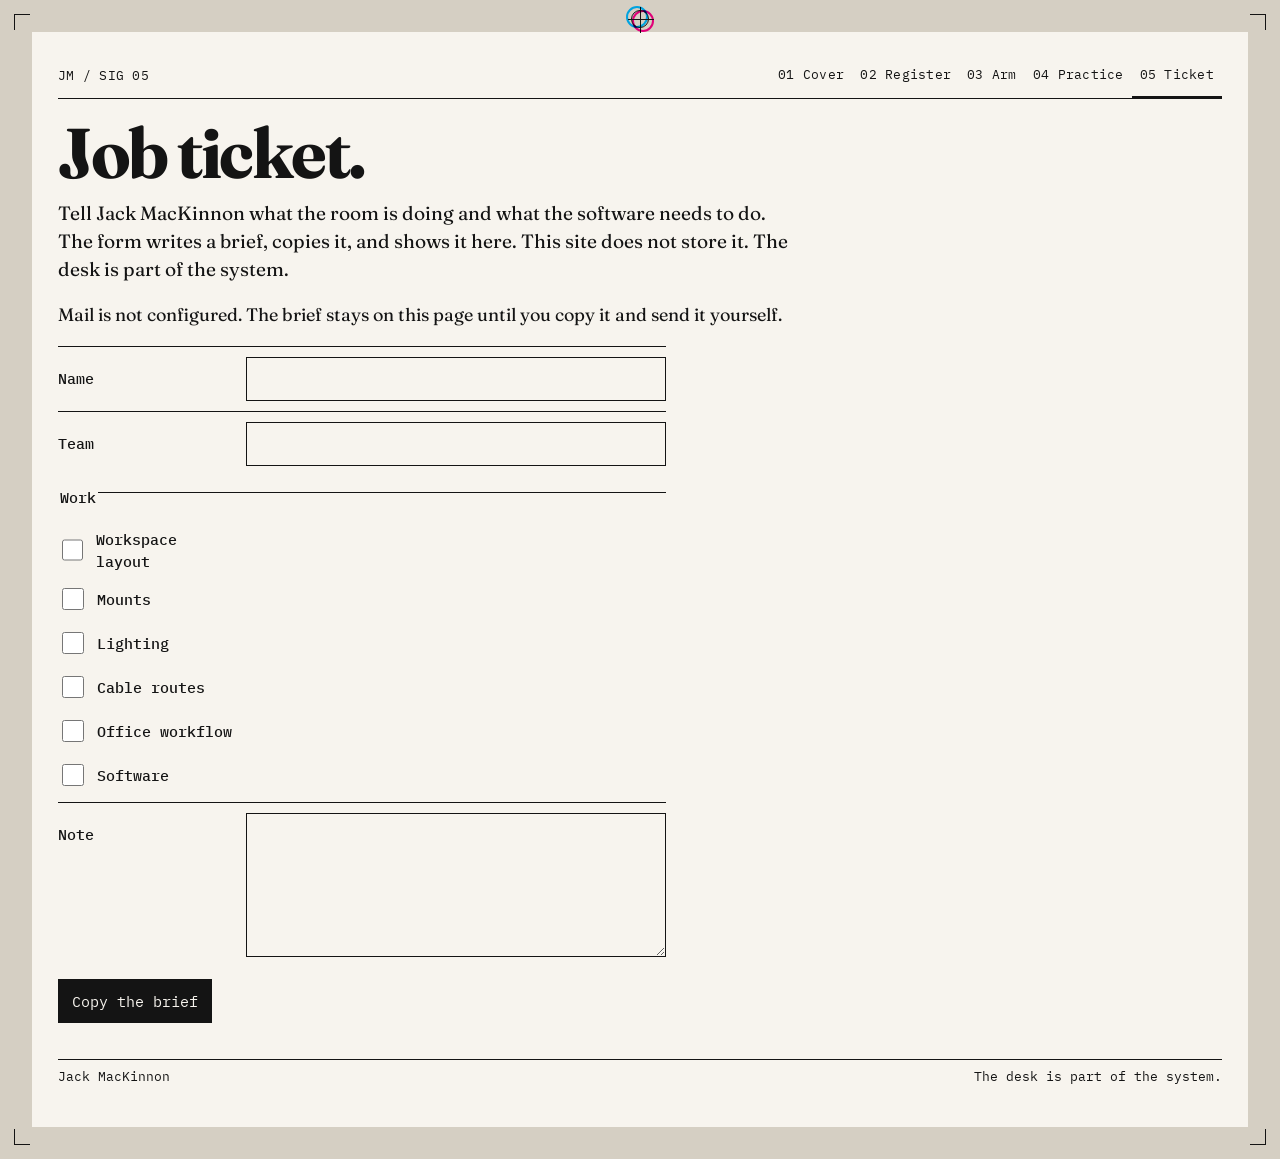
<file: acid/contact.html>
<!DOCTYPE html>
<html lang="en">
<head>
  <meta charset="utf-8">
  <meta name="viewport" content="width=device-width, initial-scale=1">
  <title>Ticket | Jack MacKinnon</title>
  <meta name="description" content="Write a brief for Jack MacKinnon. The form copies it onto the page. The desk is part of the system.">
  <link rel="icon" href="favicon.svg" type="image/svg+xml">
  <link rel="preconnect" href="https://fonts.googleapis.com">
  <link rel="preconnect" href="https://fonts.gstatic.com" crossorigin>
  <link href="https://fonts.googleapis.com/css2?family=Fraunces:ital,opsz,wght@0,9..144,560;0,9..144,700;1,9..144,560&family=IBM+Plex+Mono:wght@400;500&display=swap" rel="stylesheet">
  <link rel="stylesheet" href="css/press.css">
</head>
<body>
  <a class="skip" href="#content">Skip to the form</a>
  <div class="table">
    <div class="signature">
      <div class="crop tl" aria-hidden="true"></div>
      <div class="crop tr" aria-hidden="true"></div>
      <div class="crop bl" aria-hidden="true"></div>
      <div class="crop br" aria-hidden="true"></div>
      <div class="regmark" aria-hidden="true"><span class="c"></span><span class="m"></span></div>
      <header class="run">
        <p class="sig">JM / SIG 05</p>
        <button type="button" class="nav-toggle" data-nav-toggle aria-controls="plate-nav" hidden>Plates</button>
        <nav id="plate-nav" class="plates" data-nav aria-label="Plates">
          <a href="index.html">01 Cover</a>
          <a href="register.html">02 Register</a>
          <a href="arm.html">03 Arm</a>
          <a href="practice.html">04 Practice</a>
          <a href="contact.html" aria-current="page">05 Ticket</a>
        </nav>
      </header>
      <main id="content">
        <h1>Job ticket.</h1>
        <p class="lede">Tell Jack MacKinnon what the room is doing and what the software needs to do. The form writes a brief, copies it, and shows it here. This site does not store it. The desk is part of the system.</p>
        <p data-mail-note>Mail is not configured. The brief stays on this page until you copy it and send it yourself.</p>
        <form data-brief-form>
          <div class="ticket-row">
            <label for="name">Name</label>
            <input id="name" name="name" type="text" autocomplete="name" required>
          </div>
          <div class="ticket-row">
            <label for="team">Team</label>
            <input id="team" name="team" type="text" autocomplete="organization">
          </div>
          <fieldset class="ticket-row">
            <legend>Work</legend>
            <div>
              <label class="choice"><input type="checkbox" name="work" value="Workspace layout"> Workspace layout</label>
              <label class="choice"><input type="checkbox" name="work" value="Mounts"> Mounts</label>
              <label class="choice"><input type="checkbox" name="work" value="Lighting"> Lighting</label>
              <label class="choice"><input type="checkbox" name="work" value="Cable routes"> Cable routes</label>
              <label class="choice"><input type="checkbox" name="work" value="Office workflow"> Office workflow</label>
              <label class="choice"><input type="checkbox" name="work" value="Software"> Software</label>
            </div>
          </fieldset>
          <div class="ticket-row">
            <label for="note">Note</label>
            <textarea id="note" name="note" required></textarea>
          </div>
          <button type="submit">Copy the brief</button>
          <p data-brief-status role="status"></p>
          <div data-brief-panel hidden>
            <div class="ticket-row">
              <label for="brief-copy">Brief on this page</label>
              <textarea id="brief-copy" data-brief-output readonly></textarea>
            </div>
            <p><a data-brief-mail hidden>Open a message</a></p>
          </div>
        </form>
        <footer class="colophon">
          <span>Jack MacKinnon</span>
          <span>The desk is part of the system.</span>
        </footer>
      </main>
    </div>
  </div>
  <script src="js/site.js"></script>
</body>
</html>
</file>
<file: css/sheet.css>
:root {
  --aluminum: #c5c8ce;
  --oak: #8a5a32;
  --graphite: #2c2e33;
  --yellow: #f0c419;
  --ink: #2c2e33;
  --line: #1a120c;
}

* { box-sizing: border-box; }

html { scroll-behavior: smooth; }

body {
  margin: 0;
  background: var(--graphite);
  color: var(--ink);
  font-family: "Familjen Grotesk", sans-serif;
  font-size: 1.0625rem;
  line-height: 1.5;
}

img, svg { max-width: 100%; }

.skip {
  position: absolute;
  left: 12px;
  top: 8px;
  transform: translateY(-150%);
  background: var(--graphite);
  color: var(--aluminum);
  padding: 10px 14px;
  z-index: 5;
  min-height: 44px;
  display: inline-flex;
  align-items: center;
}

.skip:focus { transform: none; }

:focus-visible {
  outline: 3px solid var(--graphite);
  outline-offset: 3px;
  box-shadow: 0 0 0 2px var(--yellow);
}

.board { padding: 16px; }

.sheet {
  position: relative;
  background: var(--aluminum);
  color: var(--ink);
  border: 2px solid var(--graphite);
  min-height: calc(100vh - 32px);
  padding: 42px 22px 28px 46px;
}

.sheet::before {
  content: "";
  position: absolute;
  inset: 10px;
  border: 1px solid rgba(44, 46, 51, 0.55);
  pointer-events: none;
}

.ruler-x,
.ruler-y {
  position: absolute;
  margin: 0;
  color: var(--graphite);
  font-size: 0.75rem;
  letter-spacing: 0.06em;
  display: flex;
  justify-content: space-between;
  pointer-events: none;
}

.ruler-x { top: 14px; left: 46px; right: 18px; }

.ruler-y {
  top: 42px;
  bottom: 18px;
  left: 8px;
  width: 28px;
  flex-direction: column;
}

.sheet-head {
  display: flex;
  flex-wrap: wrap;
  align-items: center;
  gap: 8px 18px;
  border-bottom: 2px solid var(--graphite);
  padding-bottom: 8px;
  position: relative;
  z-index: 1;
}

.mark {
  margin: 0;
  font-weight: 700;
  letter-spacing: 0.12em;
  text-transform: uppercase;
}

.mark span {
  font-weight: 500;
  letter-spacing: 0.08em;
  margin-left: 8px;
}

.nav-toggle {
  display: none;
  margin-left: auto;
  min-height: 44px;
  min-width: 44px;
  padding: 0 14px;
  font: inherit;
  font-weight: 600;
  background: var(--graphite);
  color: var(--aluminum);
  border: 0;
  cursor: pointer;
}

.sheet-nav {
  display: flex;
  flex-wrap: wrap;
  gap: 0 4px;
  margin-left: auto;
}

.sheet-nav a {
  color: var(--graphite);
  text-decoration: none;
  min-height: 44px;
  display: inline-flex;
  align-items: center;
  padding: 0 8px;
  border-bottom: 2px solid transparent;
}

.sheet-nav a[aria-current="page"] {
  border-bottom-color: var(--graphite);
  font-weight: 600;
}

body.js-nav .nav-toggle { display: none; }

main {
  position: relative;
  z-index: 1;
  padding-top: 28px;
}

h1 {
  margin: 0;
  max-width: min(16ch, 100%);
  font-family: "Source Serif 4", Georgia, serif;
  font-weight: 600;
  font-size: clamp(2rem, 8vw, 4.75rem);
  line-height: 0.98;
  letter-spacing: -0.03em;
}

.standfirst {
  max-width: 58ch;
  font-size: 1.125rem;
  margin: 18px 0 0;
}

.standfirst + p,
main p { max-width: 62ch; }

.pull {
  margin: 22px 0 8px;
  padding: 0;
  max-width: min(28ch, 100%);
  border: 0;
  font-family: "Source Serif 4", Georgia, serif;
  font-size: clamp(1.45rem, 2.4vw, 1.85rem);
  line-height: 1.25;
  font-weight: 400;
}

.pencil {
  background-image: linear-gradient(var(--yellow), var(--yellow));
  background-repeat: no-repeat;
  background-size: 100% 0.38em;
  background-position: 0 88%;
}

h2 {
  margin: 2rem 0 0.35rem;
  font-size: 1.35rem;
  font-weight: 600;
  letter-spacing: -0.01em;
}

a { color: var(--graphite); }

main p a,
.sheet-index a {
  min-height: 44px;
}

main p a {
  display: inline-flex;
  align-items: center;
}

main a:hover { background: var(--yellow); }

.figure-block { margin: 28px 0 0; }

.figure-block figcaption {
  margin-top: 8px;
  max-width: 62ch;
}

.plan { display: block; width: 100%; height: auto; overflow: hidden; }

.sheet-index {
  list-style: none;
  padding: 0;
  margin: 18px 0 0;
  border-top: 1px solid var(--graphite);
  max-width: 40rem;
}

.sheet-index li { border-bottom: 1px solid var(--graphite); }

.sheet-index a {
  min-height: 44px;
  display: flex;
  flex-wrap: wrap;
  align-items: baseline;
  gap: 4px 16px;
  text-decoration: none;
  padding: 8px 0;
}

.sheet-index a span:last-child {
  flex: 1 1 12rem;
  min-width: 0;
}

.sheet-index .num {
  font-variant-numeric: tabular-nums;
  min-width: 3.2rem;
  font-weight: 600;
}

.notes {
  list-style: none;
  padding: 0;
  margin: 16px 0 0;
  max-width: 40rem;
  counter-reset: note;
}

.notes li {
  counter-increment: note;
  position: relative;
  padding: 14px 0 14px 3.2rem;
  border-top: 1px solid var(--graphite);
  max-width: 62ch;
}

.notes li::before {
  content: counter(note, decimal-leading-zero);
  position: absolute;
  left: 0;
  top: 14px;
  font-variant-numeric: tabular-nums;
  font-weight: 600;
}

.title-block {
  margin-top: 36px;
  border: 2px solid var(--graphite);
  max-width: 28rem;
  position: relative;
  z-index: 1;
}

.title-block table {
  width: 100%;
  border-collapse: collapse;
}

.title-block caption {
  text-align: left;
  font-weight: 700;
  letter-spacing: 0.08em;
  text-transform: uppercase;
  padding: 8px 10px;
  border-bottom: 2px solid var(--graphite);
}

.title-block th,
.title-block td {
  text-align: left;
  vertical-align: top;
  padding: 8px 10px;
  border-top: 1px solid var(--graphite);
  font-weight: 500;
}

.title-block th { width: 8rem; }

form { margin-top: 18px; max-width: 36rem; }

.field { margin: 0 0 14px; }

label, legend { font-weight: 600; }

.field label { display: block; margin-bottom: 6px; }

input[type="text"],
textarea {
  width: 100%;
  font: inherit;
  color: var(--ink);
  background: transparent;
  border: 2px solid var(--graphite);
  padding: 10px 12px;
  min-height: 44px;
  border-radius: 0;
}

textarea { min-height: 9rem; resize: vertical; }

fieldset {
  border: 2px solid var(--graphite);
  margin: 0 0 14px;
  padding: 8px 12px 12px;
}

.choice {
  display: flex;
  align-items: center;
  gap: 12px;
  min-height: 44px;
  font-weight: 500;
}

.choice input {
  width: 22px;
  height: 22px;
  accent-color: var(--graphite);
}

button[type="submit"] {
  min-height: 44px;
  min-width: 44px;
  padding: 0 16px;
  font: inherit;
  font-weight: 600;
  background: var(--graphite);
  color: var(--aluminum);
  border: 0;
  cursor: pointer;
}

[hidden] { display: none !important; }

[data-brief-status] { min-height: 1.5em; }

#brief-copy { margin-top: 6px; }

@media (max-width: 720px) {
  body.js-nav .nav-toggle { display: inline-flex; }

  body.js-nav .sheet-nav {
    display: none;
    width: 100%;
    margin-left: 0;
    flex-direction: column;
    border-top: 1px solid var(--graphite);
  }

  body.js-nav .sheet-nav.is-open { display: flex; }

  .board { padding: 8px; }

  .sheet {
    padding: 36px 12px 16px 34px;
    min-height: 0;
  }

  .ruler-x { left: 34px; right: 10px; }

  .title-block { max-width: none; }

  .ruler-x,
  .ruler-y { display: none; }

  .sheet { padding: 16px 12px; }
}

@media (prefers-reduced-motion: reduce) {
  html { scroll-behavior: auto; }

  *, *::before, *::after {
    animation: none !important;
    transition: none !important;
  }
}

@media print {
  body { background: #fff; }
  .board { padding: 0; }
  .skip, .nav-toggle { display: none !important; }
  .sheet-nav { display: flex !important; }
}
</file>
<file: acid/css/press.css>
:root {
  --paper: #f7f4ee;
  --ink: #141414;
  --cyan: #00a3e0;
  --magenta: #e00078;
  --yellow: #ffe14a;
  --table: #d5cfc3;
}

* { box-sizing: border-box; }

html { scroll-behavior: smooth; }

body {
  margin: 0;
  background: var(--table);
  color: var(--ink);
  font-family: Fraunces, "Iowan Old Style", Palatino, serif;
  font-size: 1.125rem;
  line-height: 1.45;
}

.skip {
  position: absolute;
  left: 12px;
  top: 8px;
  transform: translateY(-150%);
  background: var(--ink);
  color: var(--paper);
  padding: 10px 14px;
  z-index: 5;
  min-height: 44px;
  display: inline-flex;
  align-items: center;
  font-family: "IBM Plex Mono", ui-monospace, monospace;
  font-size: 0.9rem;
}

.skip:focus { transform: none; }

:focus-visible {
  outline: 3px solid var(--ink);
  outline-offset: 3px;
  box-shadow: 0 0 0 2px var(--yellow);
}

.table { padding: 0; }

.signature {
  position: relative;
  background: var(--paper);
  margin: 32px;
  padding: 22px 26px 40px;
  min-height: calc(100vh - 64px);
}

.crop {
  position: absolute;
  width: 16px;
  height: 16px;
  pointer-events: none;
}

.tl { top: -18px; left: -18px; border-top: 1px solid var(--ink); border-left: 1px solid var(--ink); }
.tr { top: -18px; right: -18px; border-top: 1px solid var(--ink); border-right: 1px solid var(--ink); }
.bl { bottom: -18px; left: -18px; border-bottom: 1px solid var(--ink); border-left: 1px solid var(--ink); }
.br { bottom: -18px; right: -18px; border-bottom: 1px solid var(--ink); border-right: 1px solid var(--ink); }

.regmark {
  position: absolute;
  top: -22px;
  left: 50%;
  width: 18px;
  height: 18px;
  transform: translateX(-50%);
  border-radius: 50%;
  border: 1px solid var(--ink);
  pointer-events: none;
}

.regmark::before,
.regmark::after {
  content: "";
  position: absolute;
  background: var(--ink);
}

.regmark::before { left: 8px; top: -4px; width: 1px; height: 26px; }
.regmark::after { top: 8px; left: -4px; height: 1px; width: 26px; }

.regmark .c,
.regmark .m {
  position: absolute;
  inset: -3px;
  border-radius: 50%;
  border: 2px solid var(--cyan);
  mix-blend-mode: multiply;
}

.regmark .m { border-color: var(--magenta); transform: translate(3px, 2px); }
.regmark .c { transform: translate(-3px, -2px); }

.run {
  display: flex;
  flex-wrap: wrap;
  align-items: center;
  gap: 6px 12px;
  border-bottom: 1px solid var(--ink);
  font-family: "IBM Plex Mono", ui-monospace, monospace;
  font-size: 0.82rem;
  letter-spacing: 0.02em;
}

.sig {
  margin: 0;
  min-height: 44px;
  display: inline-flex;
  align-items: center;
}

.nav-toggle {
  display: none;
  margin-left: auto;
  min-height: 44px;
  min-width: 44px;
  padding: 0 12px;
  font: inherit;
  font-family: "IBM Plex Mono", ui-monospace, monospace;
  background: var(--ink);
  color: var(--paper);
  border: 0;
  cursor: pointer;
}

.plates {
  display: flex;
  flex-wrap: wrap;
  gap: 0;
  margin-left: auto;
}

.plates a {
  color: var(--ink);
  text-decoration: none;
  min-height: 44px;
  display: inline-flex;
  align-items: center;
  padding: 0 8px;
  border-bottom: 2px solid transparent;
}

.plates a[aria-current="page"] { border-bottom-color: var(--ink); }

main { padding-top: 22px; }

.spread {
  display: grid;
  grid-template-columns: minmax(0, 1.45fr) minmax(13rem, 0.72fr);
  gap: 24px 36px;
  align-items: start;
}

.side { margin-top: 12vh; }

h1, .reg {
  margin: 0;
  font-weight: 700;
  letter-spacing: -0.035em;
  line-height: 0.9;
  max-width: 100%;
}

h1 { font-size: clamp(2.4rem, 6vw, 4.4rem); }

.reg {
  position: relative;
  font-size: clamp(2.7rem, 10vw, 6.6rem);
  font-optical-sizing: auto;
}

.reg .c,
.reg .m {
  position: absolute;
  inset: 0;
  mix-blend-mode: multiply;
  pointer-events: none;
}

.reg .c { color: var(--cyan); transform: translate(5px, -3px); }
.reg .m { color: var(--magenta); transform: translate(-4px, 4px); }
.reg .k { position: relative; color: var(--ink); }

.mono, .run, .callout, figcaption, .imposition dt, form, button {
  font-family: "IBM Plex Mono", ui-monospace, monospace;
}

.lede, main p { max-width: 62ch; }

.lede { font-size: 1.2rem; margin: 16px 0 0; }

.callout {
  background: var(--yellow);
  color: var(--ink);
  margin: 0;
  padding: 14px 14px;
  max-width: 28ch;
  font-size: 0.92rem;
  line-height: 1.4;
}

a { color: var(--ink); }

main p a {
  display: inline-flex;
  align-items: center;
  min-height: 44px;
}

main a:hover, .plates a:hover { background: var(--yellow); }

h2 {
  font-family: "IBM Plex Mono", ui-monospace, monospace;
  font-size: 0.95rem;
  font-weight: 500;
  letter-spacing: 0.04em;
  text-transform: uppercase;
  margin: 1.8rem 0 0.4rem;
}

.figure-block { margin: 20px 0 0; }

.figure-block svg, .exploded { width: 100%; height: auto; display: block; overflow: hidden; }

.plate-c, .plate-m { mix-blend-mode: multiply; }

.parts {
  list-style: none;
  padding: 0;
  margin: 12px 0 0;
  font-family: "IBM Plex Mono", ui-monospace, monospace;
  font-size: 0.88rem;
}

.parts li {
  border-top: 1px solid var(--ink);
  padding: 6px 0;
}

figcaption { margin-top: 8px; font-size: 0.85rem; max-width: 68ch; }

.imposition { margin: 18px 0 0; max-width: 44rem; }

.imposition div {
  display: grid;
  grid-template-columns: 9.5rem minmax(0, 1fr);
  gap: 8px 16px;
  border-top: 1px solid var(--ink);
  padding: 12px 0;
}

.imposition dt { margin: 0; font-size: 0.92rem; }

.imposition dd { margin: 0; }

form { margin-top: 16px; max-width: 38rem; font-size: 0.95rem; }

.ticket-row {
  display: grid;
  grid-template-columns: 11rem minmax(0, 1fr);
  gap: 8px 12px;
  align-items: start;
  border-top: 1px solid var(--ink);
  padding: 10px 0;
}

.ticket-row label, legend { font-weight: 500; padding-top: 10px; }

input[type="text"], textarea {
  width: 100%;
  font: inherit;
  color: var(--ink);
  background: transparent;
  border: 1px solid var(--ink);
  border-radius: 0;
  min-height: 44px;
  padding: 10px 12px;
}

textarea { min-height: 9rem; resize: vertical; }

fieldset.ticket-row {
  border: 0;
  border-top: 1px solid var(--ink);
  margin: 0;
  padding: 10px 0;
}

.choice {
  display: flex;
  align-items: center;
  gap: 10px;
  min-height: 44px;
}

.choice input { width: 22px; height: 22px; accent-color: var(--ink); }

button[type="submit"] {
  min-height: 44px;
  min-width: 44px;
  margin-top: 12px;
  padding: 0 14px;
  font: inherit;
  background: var(--ink);
  color: var(--paper);
  border: 0;
  cursor: pointer;
}

[hidden] { display: none !important; }

.colophon {
  margin-top: 36px;
  border-top: 1px solid var(--ink);
  padding-top: 8px;
  display: flex;
  flex-wrap: wrap;
  justify-content: space-between;
  gap: 8px;
  font-family: "IBM Plex Mono", ui-monospace, monospace;
  font-size: 0.8rem;
}

@media (max-width: 800px) {
  .spread { grid-template-columns: 1fr; }
  .side { margin-top: 8px; }
  .signature { margin: 18px; min-height: 0; }
}

@media (max-width: 640px) {
  body.js-nav .nav-toggle { display: inline-flex; }

  body.js-nav .plates {
    display: none;
    width: 100%;
    margin-left: 0;
    flex-direction: column;
    border-top: 1px solid var(--ink);
  }

  body.js-nav .plates.is-open { display: flex; }

  .imposition div,
  .ticket-row,
  fieldset.ticket-row {
    grid-template-columns: 1fr;
  }

  .ticket-row label { padding-top: 0; }

  .signature { margin: 14px; padding: 16px 12px 24px; }

  .tl { top: -10px; left: -10px; }
  .tr { top: -10px; right: -10px; }
  .bl { bottom: -10px; left: -10px; }
  .br { bottom: -10px; right: -10px; }
}

@media (prefers-reduced-motion: reduce) {
  html { scroll-behavior: auto; }
  *, *::before, *::after {
    animation: none !important;
    transition: none !important;
  }
}
</file>
<file: folio/css/shop.css>
:root {
  --night: #100e0c;
  --cream: #f3ecdf;
  --rule: #3a342c;
  --paper: #efe2c4;
  --ink: #1a140c;
  --lip: #1a1612;
}

* { box-sizing: border-box; }

html { scroll-behavior: smooth; }

body {
  margin: 0;
  background: var(--night);
  color: var(--cream);
  font-family: "IBM Plex Sans", sans-serif;
  font-size: 1rem;
  line-height: 1.45;
}

.skip {
  position: absolute;
  left: 12px;
  top: 8px;
  transform: translateY(-150%);
  background: var(--paper);
  color: var(--ink);
  padding: 10px 14px;
  z-index: 5;
  min-height: 44px;
  display: inline-flex;
  align-items: center;
}

.skip:focus { transform: none; }

:focus-visible {
  outline: 3px solid var(--cream);
  outline-offset: 3px;
  box-shadow: 0 0 0 2px var(--ink);
}

.shop {
  display: grid;
  grid-template-columns: minmax(16.5rem, 22rem) minmax(0, 1fr);
  align-items: start;
  min-height: 100vh;
}

.rail {
  background: var(--night);
  color: var(--cream);
  padding: 22px 18px 28px;
  border-right: 1px solid var(--rule);
  position: sticky;
  top: 0;
  min-height: 100vh;
}

.who {
  margin: 0;
  font-family: Newsreader, "Iowan Old Style", serif;
  font-size: 1.05rem;
  letter-spacing: 0.01em;
}

.rail h1 {
  margin: 14px 0 10px;
  font-family: Newsreader, "Iowan Old Style", serif;
  font-weight: 600;
  font-size: clamp(1.85rem, 3vw, 2.55rem);
  line-height: 1.05;
  letter-spacing: -0.02em;
}

.motto {
  margin: 0 0 16px;
  max-width: 28ch;
  font-family: Newsreader, serif;
  font-style: italic;
}

.rail nav a,
.to-bench {
  color: var(--cream);
  text-decoration: none;
  min-height: 44px;
  display: flex;
  align-items: center;
  border-top: 1px solid var(--rule);
  padding: 0 4px;
}

.rail nav a[aria-current="page"] {
  background: var(--paper);
  color: var(--ink);
}

.to-bench { border-bottom: 1px solid var(--rule); }

.floor {
  position: relative;
  background: #0c0b09;
  min-height: 100vh;
  box-shadow: inset 0 16px 0 var(--lip);
}

.floor::before {
  content: "";
  position: absolute;
  inset: 0;
  background: radial-gradient(ellipse 58% 62% at 42% 46%, rgba(255, 214, 150, 0.72), rgba(255, 214, 150, 0.12) 46%, rgba(12, 11, 9, 0) 70%);
  pointer-events: none;
}

.lit {
  position: relative;
  margin: 72px 7% 88px 5%;
  max-width: 52rem;
  background: var(--paper);
  color: var(--ink);
  padding: 20px 18px 28px;
}

.with-note {
  display: grid;
  grid-template-columns: minmax(0, 1fr) minmax(8.5rem, 13rem);
  gap: 16px 18px;
  align-items: start;
}

.margin-note {
  margin: 2.4rem 0 0;
  font-family: Newsreader, serif;
  font-style: italic;
  font-size: 0.98rem;
}

.spec {
  width: 100%;
  border-collapse: collapse;
  font-variant-numeric: tabular-nums;
}

.spec caption {
  text-align: left;
  font-family: Newsreader, serif;
  font-weight: 600;
  font-size: 1.45rem;
  line-height: 1.2;
  padding: 0 0 8px;
  caption-side: top;
}

.spec th,
.spec td {
  text-align: left;
  vertical-align: top;
  padding: 8px 8px 8px 0;
  border-top: 1px solid var(--ink);
}

.spec th { font-weight: 600; font-size: 0.82rem; letter-spacing: 0.03em; text-transform: uppercase; }

.lit p { max-width: 68ch; }

.lit a {
  color: var(--ink);
  display: inline-flex;
  align-items: center;
  min-height: 44px;
}

form { margin-top: 8px; }

.order-row {
  display: grid;
  grid-template-columns: 9.5rem minmax(0, 1fr);
  gap: 6px 12px;
  align-items: start;
  border-top: 1px solid var(--ink);
  padding: 8px 0;
}

.order-row label,
legend { font-weight: 600; padding-top: 10px; }

input[type="text"],
textarea {
  width: 100%;
  font: inherit;
  color: var(--ink);
  background: transparent;
  border: 1px solid var(--ink);
  border-radius: 0;
  min-height: 44px;
  padding: 8px 10px;
}

textarea { min-height: 8rem; resize: vertical; }

fieldset.order-row {
  border: 0;
  border-top: 1px solid var(--ink);
  margin: 0;
  padding: 8px 0;
}

.choice {
  display: flex;
  align-items: center;
  gap: 10px;
  min-height: 44px;
  font-weight: 400;
}

.choice input { width: 22px; height: 22px; accent-color: var(--ink); }

button[type="submit"] {
  min-height: 44px;
  min-width: 44px;
  margin-top: 12px;
  padding: 0 14px;
  font: inherit;
  font-weight: 600;
  background: var(--ink);
  color: var(--paper);
  border: 0;
  cursor: pointer;
}

[hidden] { display: none !important; }

@media (max-width: 860px) {
  .shop { grid-template-columns: 1fr; }
  .rail {
    position: static;
    min-height: 0;
    border-right: 0;
    border-bottom: 1px solid var(--rule);
  }
  .with-note { grid-template-columns: 1fr; }
  .margin-note { margin-top: 0; }
  .lit { margin: 36px 12px 48px; max-width: none; }
}

@media (max-width: 640px) {
  .spec thead {
    position: absolute;
    width: 1px;
    height: 1px;
    overflow: hidden;
    clip: rect(0 0 0 0);
  }

  .spec,
  .spec tbody,
  .spec tr,
  .spec td { display: block; width: auto; }

  .spec tr { border-top: 1px solid var(--ink); padding: 8px 0 10px; }

  .spec td { border: 0; padding: 2px 0; }

  .spec td::before {
    content: attr(data-label);
    display: block;
    font-weight: 600;
    font-size: 0.75rem;
    letter-spacing: 0.04em;
    text-transform: uppercase;
  }

  .order-row,
  fieldset.order-row { grid-template-columns: 1fr; }

  .order-row label { padding-top: 0; }
}

@media (prefers-reduced-motion: reduce) {
  html { scroll-behavior: auto; }
  *, *::before, *::after {
    animation: none !important;
    transition: none !important;
  }
}
</file>
<file: css/press.css>
:root {
  --paper: #f7f4ee;
  --ink: #141414;
  --cyan: #00a3e0;
  --magenta: #e00078;
  --yellow: #ffe14a;
  --table: #d5cfc3;
}

* { box-sizing: border-box; }

html { scroll-behavior: smooth; }

body {
  margin: 0;
  background: var(--table);
  color: var(--ink);
  font-family: Fraunces, "Iowan Old Style", Palatino, serif;
  font-size: 1.125rem;
  line-height: 1.45;
}

.skip {
  position: absolute;
  left: 12px;
  top: 8px;
  transform: translateY(-150%);
  background: var(--ink);
  color: var(--paper);
  padding: 10px 14px;
  z-index: 5;
  min-height: 44px;
  display: inline-flex;
  align-items: center;
  font-family: "IBM Plex Mono", ui-monospace, monospace;
  font-size: 0.9rem;
}

.skip:focus { transform: none; }

:focus-visible {
  outline: 3px solid var(--ink);
  outline-offset: 3px;
  box-shadow: 0 0 0 2px var(--yellow);
}

.table { padding: 0; }

.signature {
  position: relative;
  background: var(--paper);
  margin: 32px;
  padding: 22px 26px 40px;
  min-height: calc(100vh - 64px);
}

.crop {
  position: absolute;
  width: 16px;
  height: 16px;
  pointer-events: none;
}

.tl { top: -18px; left: -18px; border-top: 1px solid var(--ink); border-left: 1px solid var(--ink); }
.tr { top: -18px; right: -18px; border-top: 1px solid var(--ink); border-right: 1px solid var(--ink); }
.bl { bottom: -18px; left: -18px; border-bottom: 1px solid var(--ink); border-left: 1px solid var(--ink); }
.br { bottom: -18px; right: -18px; border-bottom: 1px solid var(--ink); border-right: 1px solid var(--ink); }

.regmark {
  position: absolute;
  top: -22px;
  left: 50%;
  width: 18px;
  height: 18px;
  transform: translateX(-50%);
  border-radius: 50%;
  border: 1px solid var(--ink);
  pointer-events: none;
}

.regmark::before,
.regmark::after {
  content: "";
  position: absolute;
  background: var(--ink);
}

.regmark::before { left: 8px; top: -4px; width: 1px; height: 26px; }
.regmark::after { top: 8px; left: -4px; height: 1px; width: 26px; }

.regmark .c,
.regmark .m {
  position: absolute;
  inset: -3px;
  border-radius: 50%;
  border: 2px solid var(--cyan);
  mix-blend-mode: multiply;
}

.regmark .m { border-color: var(--magenta); transform: translate(3px, 2px); }
.regmark .c { transform: translate(-3px, -2px); }

.run {
  display: flex;
  flex-wrap: wrap;
  align-items: center;
  gap: 6px 12px;
  border-bottom: 1px solid var(--ink);
  font-family: "IBM Plex Mono", ui-monospace, monospace;
  font-size: 0.82rem;
  letter-spacing: 0.02em;
}

.sig {
  margin: 0;
  min-height: 44px;
  display: inline-flex;
  align-items: center;
}

.nav-toggle {
  display: none;
  margin-left: auto;
  min-height: 44px;
  min-width: 44px;
  padding: 0 12px;
  font: inherit;
  font-family: "IBM Plex Mono", ui-monospace, monospace;
  background: var(--ink);
  color: var(--paper);
  border: 0;
  cursor: pointer;
}

.plates {
  display: flex;
  flex-wrap: wrap;
  gap: 0;
  margin-left: auto;
}

.plates a {
  color: var(--ink);
  text-decoration: none;
  min-height: 44px;
  display: inline-flex;
  align-items: center;
  padding: 0 8px;
  border-bottom: 2px solid transparent;
}

.plates a[aria-current="page"] { border-bottom-color: var(--ink); }

main { padding-top: 22px; }

.spread {
  display: grid;
  grid-template-columns: minmax(0, 1.45fr) minmax(13rem, 0.72fr);
  gap: 24px 36px;
  align-items: start;
}

.side { margin-top: 12vh; }

h1, .reg {
  margin: 0;
  font-weight: 700;
  letter-spacing: -0.035em;
  line-height: 0.9;
  max-width: 100%;
}

h1 { font-size: clamp(2.4rem, 6vw, 4.4rem); }

.reg {
  position: relative;
  font-size: clamp(2.7rem, 10vw, 6.6rem);
  font-optical-sizing: auto;
}

.reg .c,
.reg .m {
  position: absolute;
  inset: 0;
  mix-blend-mode: multiply;
  pointer-events: none;
}

.reg .c { color: var(--cyan); transform: translate(5px, -3px); }
.reg .m { color: var(--magenta); transform: translate(-4px, 4px); }
.reg .k { position: relative; color: var(--ink); }

.mono, .run, .callout, figcaption, .imposition dt, form, button {
  font-family: "IBM Plex Mono", ui-monospace, monospace;
}

.lede, main p { max-width: 62ch; }

.lede { font-size: 1.2rem; margin: 16px 0 0; }

.callout {
  background: var(--yellow);
  color: var(--ink);
  margin: 0;
  padding: 14px 14px;
  max-width: 28ch;
  font-size: 0.92rem;
  line-height: 1.4;
}

a { color: var(--ink); }

main p a {
  display: inline-flex;
  align-items: center;
  min-height: 44px;
}

main a:hover, .plates a:hover { background: var(--yellow); }

h2 {
  font-family: "IBM Plex Mono", ui-monospace, monospace;
  font-size: 0.95rem;
  font-weight: 500;
  letter-spacing: 0.04em;
  text-transform: uppercase;
  margin: 1.8rem 0 0.4rem;
}

.figure-block { margin: 20px 0 0; }

.figure-block svg, .exploded { width: 100%; height: auto; display: block; overflow: hidden; }

.plate-c, .plate-m { mix-blend-mode: multiply; }

.parts {
  list-style: none;
  padding: 0;
  margin: 12px 0 0;
  font-family: "IBM Plex Mono", ui-monospace, monospace;
  font-size: 0.88rem;
}

.parts li {
  border-top: 1px solid var(--ink);
  padding: 6px 0;
}

figcaption { margin-top: 8px; font-size: 0.85rem; max-width: 68ch; }

.imposition { margin: 18px 0 0; max-width: 44rem; }

.imposition div {
  display: grid;
  grid-template-columns: 9.5rem minmax(0, 1fr);
  gap: 8px 16px;
  border-top: 1px solid var(--ink);
  padding: 12px 0;
}

.imposition dt { margin: 0; font-size: 0.92rem; }

.imposition dd { margin: 0; }

form { margin-top: 16px; max-width: 38rem; font-size: 0.95rem; }

.ticket-row {
  display: grid;
  grid-template-columns: 11rem minmax(0, 1fr);
  gap: 8px 12px;
  align-items: start;
  border-top: 1px solid var(--ink);
  padding: 10px 0;
}

.ticket-row label, legend { font-weight: 500; padding-top: 10px; }

input[type="text"], textarea {
  width: 100%;
  font: inherit;
  color: var(--ink);
  background: transparent;
  border: 1px solid var(--ink);
  border-radius: 0;
  min-height: 44px;
  padding: 10px 12px;
}

textarea { min-height: 9rem; resize: vertical; }

fieldset.ticket-row {
  border: 0;
  border-top: 1px solid var(--ink);
  margin: 0;
  padding: 10px 0;
}

.choice {
  display: flex;
  align-items: center;
  gap: 10px;
  min-height: 44px;
}

.choice input { width: 22px; height: 22px; accent-color: var(--ink); }

button[type="submit"] {
  min-height: 44px;
  min-width: 44px;
  margin-top: 12px;
  padding: 0 14px;
  font: inherit;
  background: var(--ink);
  color: var(--paper);
  border: 0;
  cursor: pointer;
}

[hidden] { display: none !important; }

.colophon {
  margin-top: 36px;
  border-top: 1px solid var(--ink);
  padding-top: 8px;
  display: flex;
  flex-wrap: wrap;
  justify-content: space-between;
  gap: 8px;
  font-family: "IBM Plex Mono", ui-monospace, monospace;
  font-size: 0.8rem;
}

@media (max-width: 800px) {
  .spread { grid-template-columns: 1fr; }
  .side { margin-top: 8px; }
  .signature { margin: 18px; min-height: 0; }
}

@media (max-width: 640px) {
  body.js-nav .nav-toggle { display: inline-flex; }

  body.js-nav .plates {
    display: none;
    width: 100%;
    margin-left: 0;
    flex-direction: column;
    border-top: 1px solid var(--ink);
  }

  body.js-nav .plates.is-open { display: flex; }

  .imposition div,
  .ticket-row,
  fieldset.ticket-row {
    grid-template-columns: 1fr;
  }

  .ticket-row label { padding-top: 0; }

  .signature { margin: 14px; padding: 16px 12px 24px; }

  .tl { top: -10px; left: -10px; }
  .tr { top: -10px; right: -10px; }
  .bl { bottom: -10px; left: -10px; }
  .br { bottom: -10px; right: -10px; }
}

@media (prefers-reduced-motion: reduce) {
  html { scroll-behavior: auto; }
  *, *::before, *::after {
    animation: none !important;
    transition: none !important;
  }
}
</file>
<file: css/shop.css>
:root {
  --night: #100e0c;
  --cream: #f3ecdf;
  --rule: #3a342c;
  --paper: #efe2c4;
  --ink: #1a140c;
  --lip: #1a1612;
}

* { box-sizing: border-box; }

html { scroll-behavior: smooth; }

body {
  margin: 0;
  background: var(--night);
  color: var(--cream);
  font-family: "IBM Plex Sans", sans-serif;
  font-size: 1rem;
  line-height: 1.45;
}

.skip {
  position: absolute;
  left: 12px;
  top: 8px;
  transform: translateY(-150%);
  background: var(--paper);
  color: var(--ink);
  padding: 10px 14px;
  z-index: 5;
  min-height: 44px;
  display: inline-flex;
  align-items: center;
}

.skip:focus { transform: none; }

:focus-visible {
  outline: 3px solid var(--cream);
  outline-offset: 3px;
  box-shadow: 0 0 0 2px var(--ink);
}

.shop {
  display: grid;
  grid-template-columns: minmax(16.5rem, 22rem) minmax(0, 1fr);
  align-items: start;
  min-height: 100vh;
}

.rail {
  background: var(--night);
  color: var(--cream);
  padding: 22px 18px 28px;
  border-right: 1px solid var(--rule);
  position: sticky;
  top: 0;
  min-height: 100vh;
}

.who {
  margin: 0;
  font-family: Newsreader, "Iowan Old Style", serif;
  font-size: 1.05rem;
  letter-spacing: 0.01em;
}

.rail h1 {
  margin: 14px 0 10px;
  font-family: Newsreader, "Iowan Old Style", serif;
  font-weight: 600;
  font-size: clamp(1.85rem, 3vw, 2.55rem);
  line-height: 1.05;
  letter-spacing: -0.02em;
}

.motto {
  margin: 0 0 16px;
  max-width: 28ch;
  font-family: Newsreader, serif;
  font-style: italic;
}

.rail nav a,
.to-bench {
  color: var(--cream);
  text-decoration: none;
  min-height: 44px;
  display: flex;
  align-items: center;
  border-top: 1px solid var(--rule);
  padding: 0 4px;
}

.rail nav a[aria-current="page"] {
  background: var(--paper);
  color: var(--ink);
}

.to-bench { border-bottom: 1px solid var(--rule); }

.floor {
  position: relative;
  background: #0c0b09;
  min-height: 100vh;
  box-shadow: inset 0 16px 0 var(--lip);
}

.floor::before {
  content: "";
  position: absolute;
  inset: 0;
  background: radial-gradient(ellipse 58% 62% at 42% 46%, rgba(255, 214, 150, 0.72), rgba(255, 214, 150, 0.12) 46%, rgba(12, 11, 9, 0) 70%);
  pointer-events: none;
}

.lit {
  position: relative;
  margin: 72px 7% 88px 5%;
  max-width: 52rem;
  background: var(--paper);
  color: var(--ink);
  padding: 20px 18px 28px;
}

.with-note {
  display: grid;
  grid-template-columns: minmax(0, 1fr) minmax(8.5rem, 13rem);
  gap: 16px 18px;
  align-items: start;
}

.margin-note {
  margin: 2.4rem 0 0;
  font-family: Newsreader, serif;
  font-style: italic;
  font-size: 0.98rem;
}

.spec {
  width: 100%;
  border-collapse: collapse;
  font-variant-numeric: tabular-nums;
}

.spec caption {
  text-align: left;
  font-family: Newsreader, serif;
  font-weight: 600;
  font-size: 1.45rem;
  line-height: 1.2;
  padding: 0 0 8px;
  caption-side: top;
}

.spec th,
.spec td {
  text-align: left;
  vertical-align: top;
  padding: 8px 8px 8px 0;
  border-top: 1px solid var(--ink);
}

.spec th { font-weight: 600; font-size: 0.82rem; letter-spacing: 0.03em; text-transform: uppercase; }

.lit p { max-width: 68ch; }

.lit a {
  color: var(--ink);
  display: inline-flex;
  align-items: center;
  min-height: 44px;
}

form { margin-top: 8px; }

.order-row {
  display: grid;
  grid-template-columns: 9.5rem minmax(0, 1fr);
  gap: 6px 12px;
  align-items: start;
  border-top: 1px solid var(--ink);
  padding: 8px 0;
}

.order-row label,
legend { font-weight: 600; padding-top: 10px; }

input[type="text"],
textarea {
  width: 100%;
  font: inherit;
  color: var(--ink);
  background: transparent;
  border: 1px solid var(--ink);
  border-radius: 0;
  min-height: 44px;
  padding: 8px 10px;
}

textarea { min-height: 8rem; resize: vertical; }

fieldset.order-row {
  border: 0;
  border-top: 1px solid var(--ink);
  margin: 0;
  padding: 8px 0;
}

.choice {
  display: flex;
  align-items: center;
  gap: 10px;
  min-height: 44px;
  font-weight: 400;
}

.choice input { width: 22px; height: 22px; accent-color: var(--ink); }

button[type="submit"] {
  min-height: 44px;
  min-width: 44px;
  margin-top: 12px;
  padding: 0 14px;
  font: inherit;
  font-weight: 600;
  background: var(--ink);
  color: var(--paper);
  border: 0;
  cursor: pointer;
}

[hidden] { display: none !important; }

@media (max-width: 860px) {
  .shop { grid-template-columns: 1fr; }
  .rail {
    position: static;
    min-height: 0;
    border-right: 0;
    border-bottom: 1px solid var(--rule);
  }
  .with-note { grid-template-columns: 1fr; }
  .margin-note { margin-top: 0; }
  .lit { margin: 36px 12px 48px; max-width: none; }
}

@media (max-width: 640px) {
  .spec thead {
    position: absolute;
    width: 1px;
    height: 1px;
    overflow: hidden;
    clip: rect(0 0 0 0);
  }

  .spec,
  .spec tbody,
  .spec tr,
  .spec td { display: block; width: auto; }

  .spec tr { border-top: 1px solid var(--ink); padding: 8px 0 10px; }

  .spec td { border: 0; padding: 2px 0; }

  .spec td::before {
    content: attr(data-label);
    display: block;
    font-weight: 600;
    font-size: 0.75rem;
    letter-spacing: 0.04em;
    text-transform: uppercase;
  }

  .order-row,
  fieldset.order-row { grid-template-columns: 1fr; }

  .order-row label { padding-top: 0; }
}

@media (prefers-reduced-motion: reduce) {
  html { scroll-behavior: auto; }
  *, *::before, *::after {
    animation: none !important;
    transition: none !important;
  }
}
</file>
